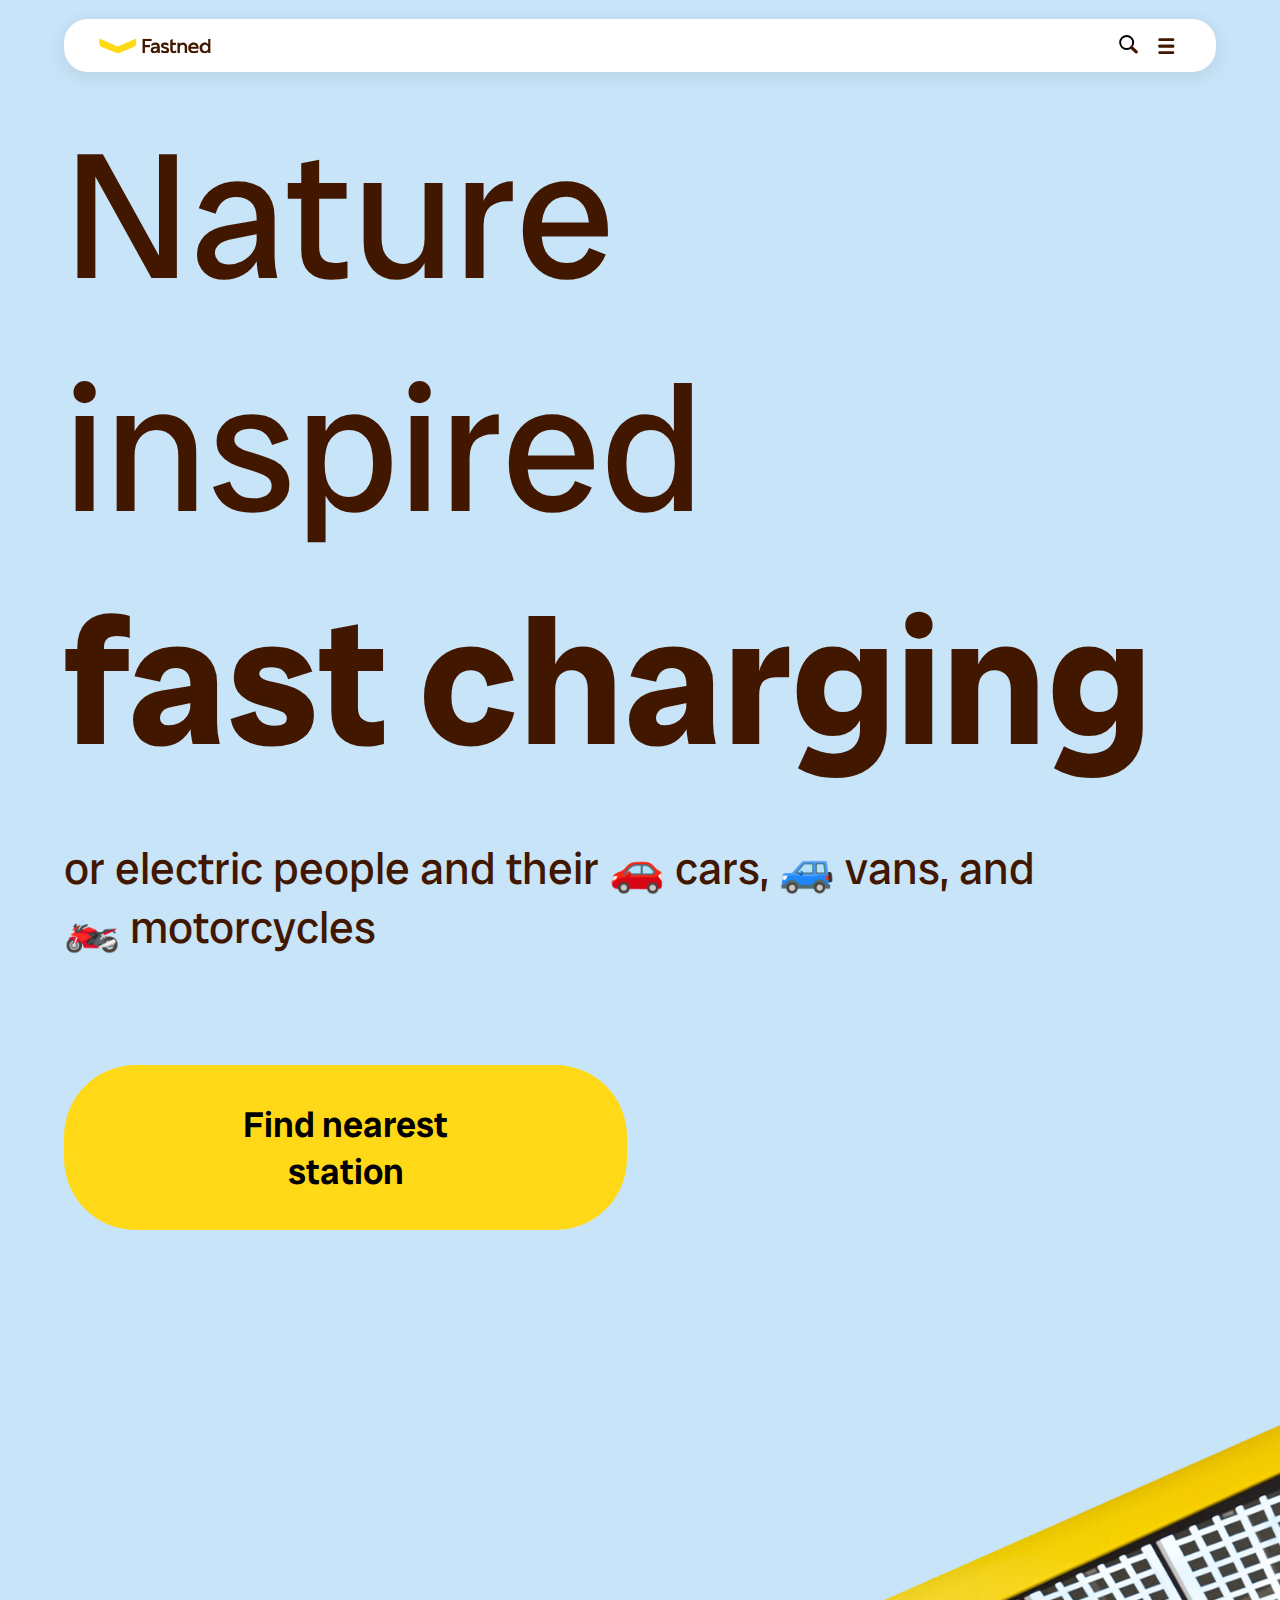
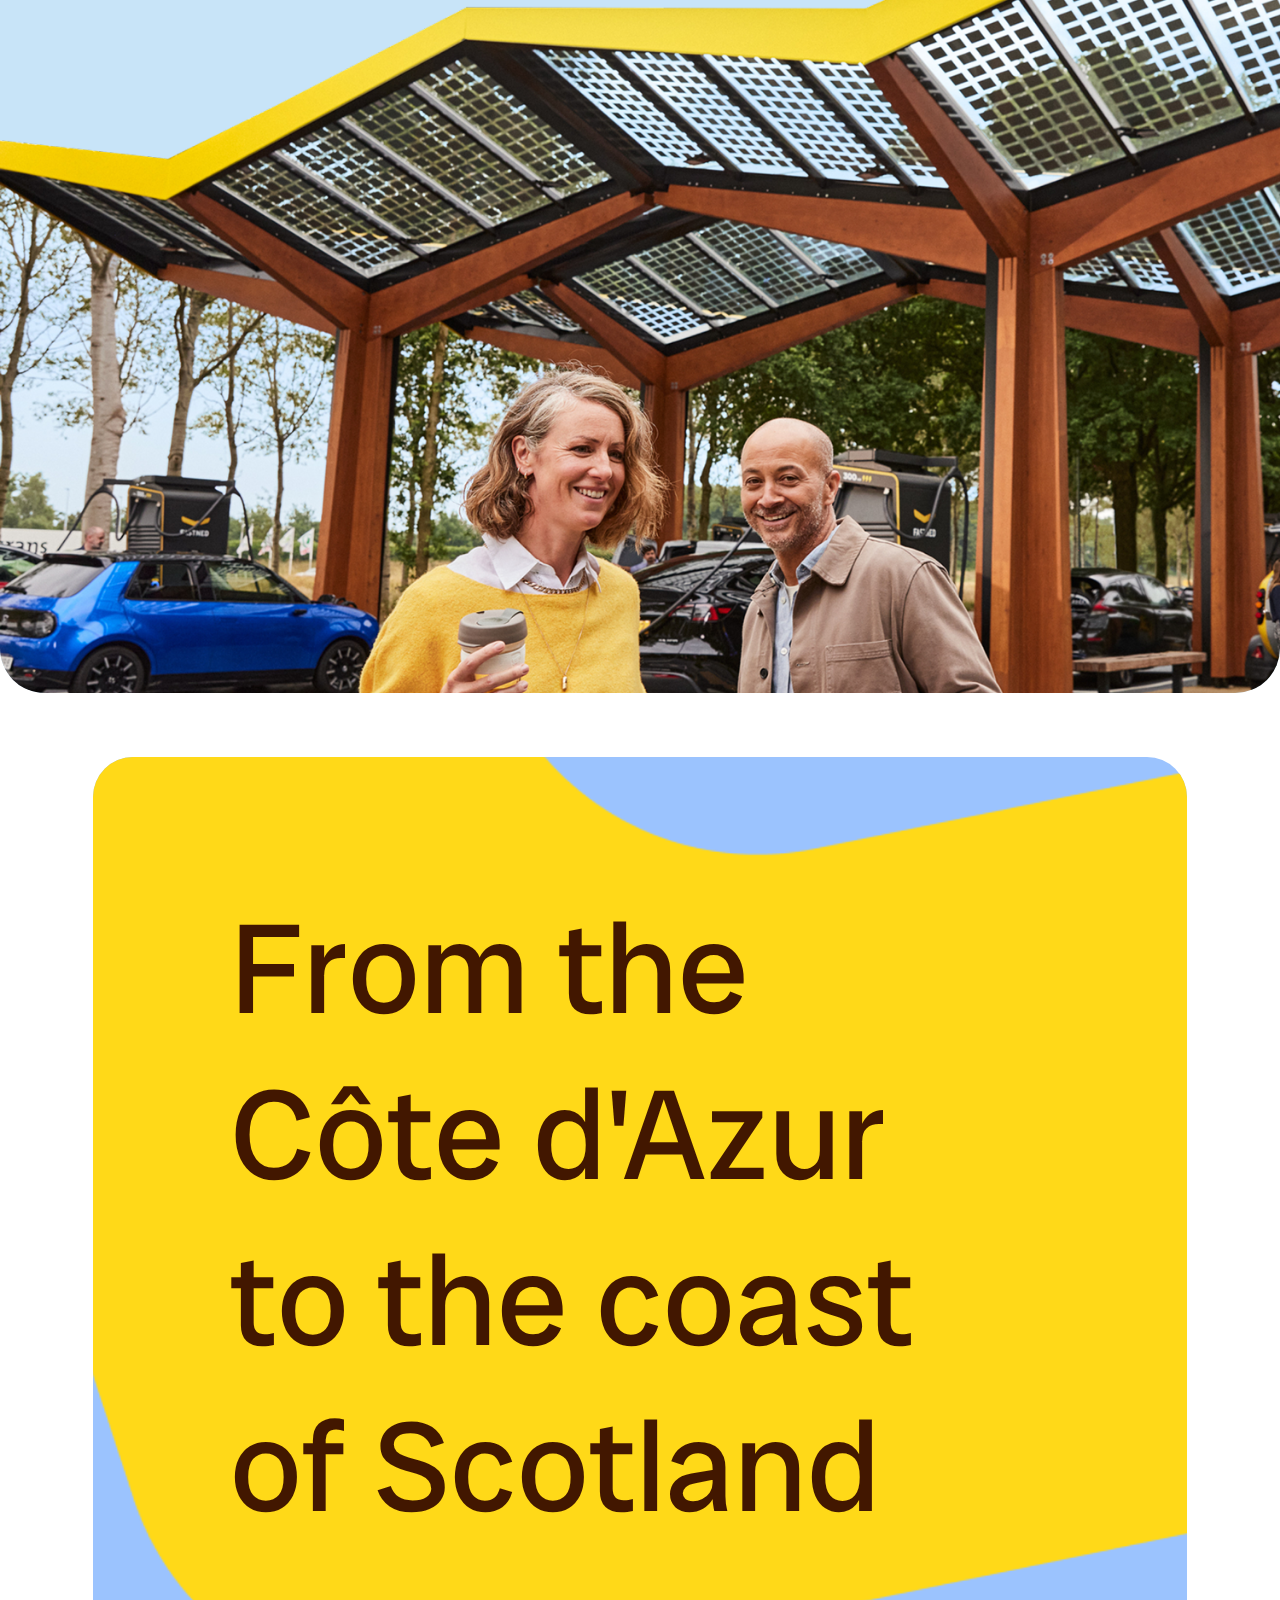
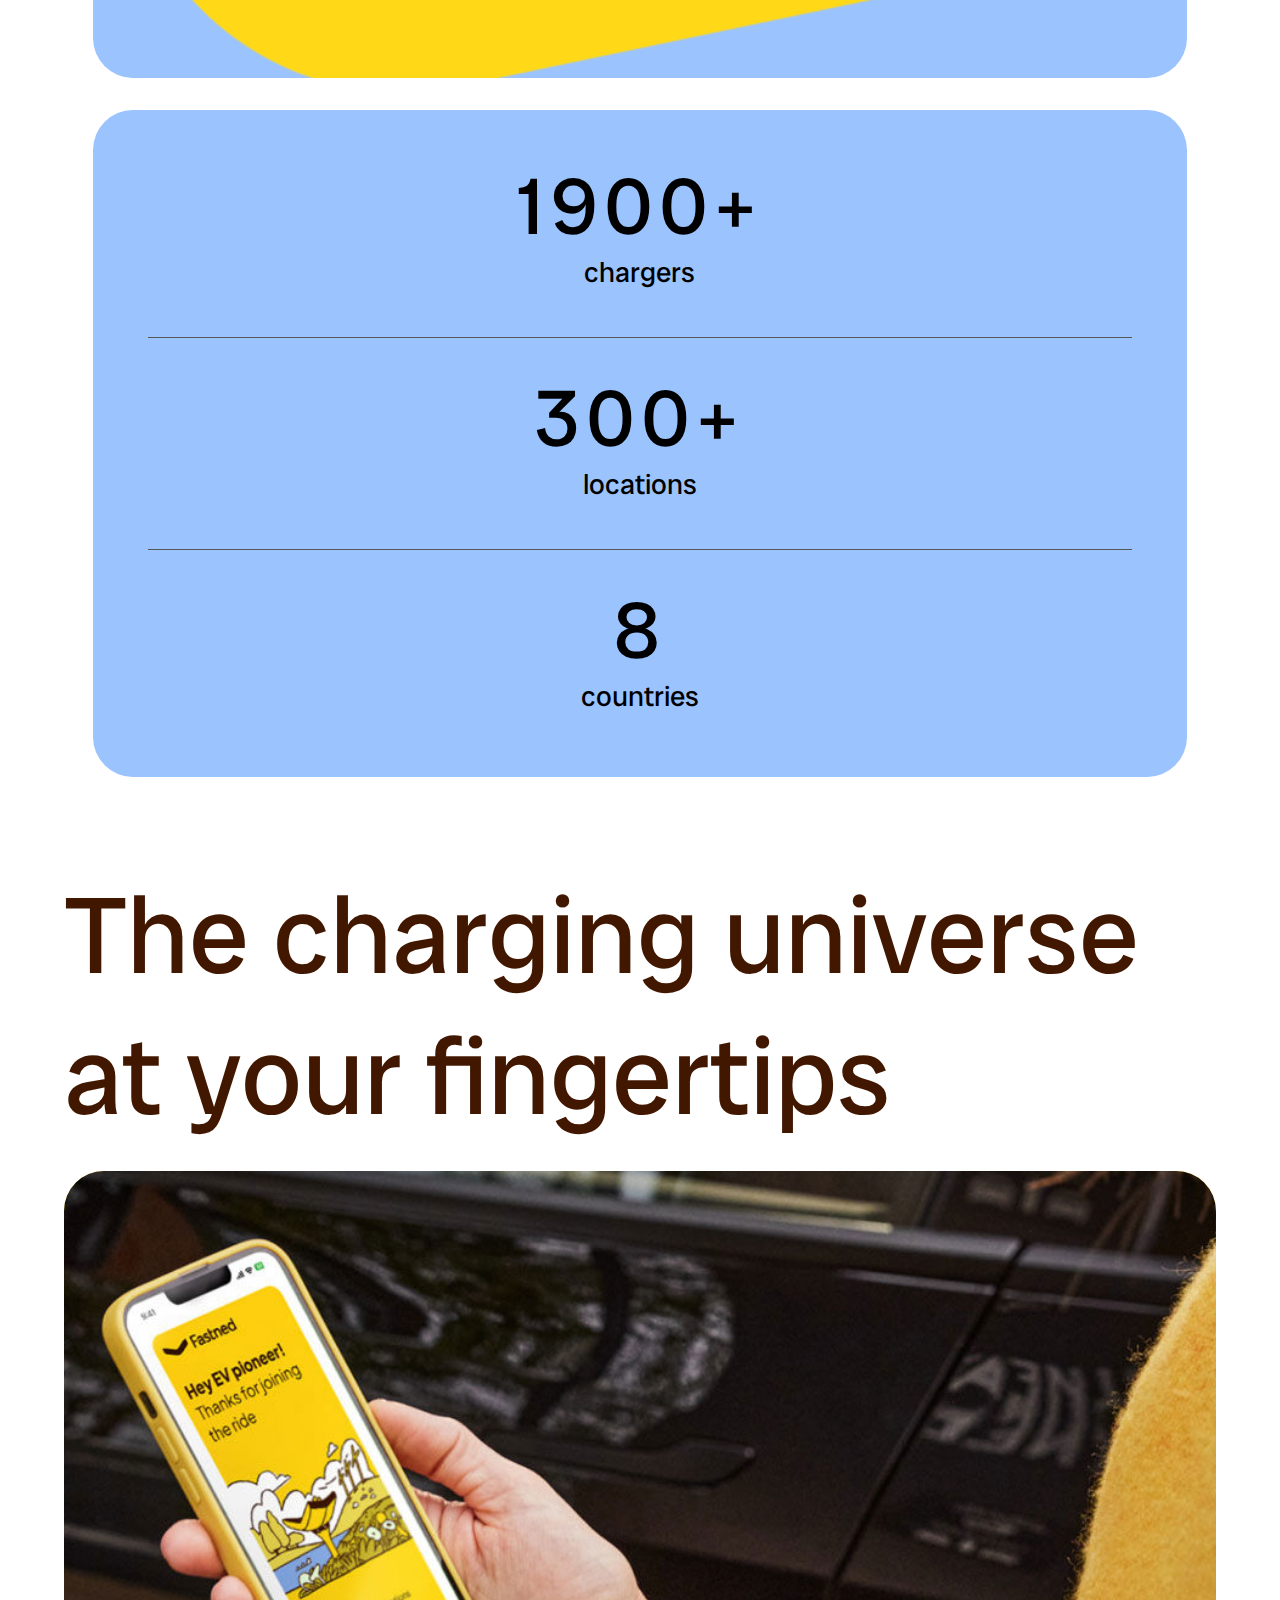
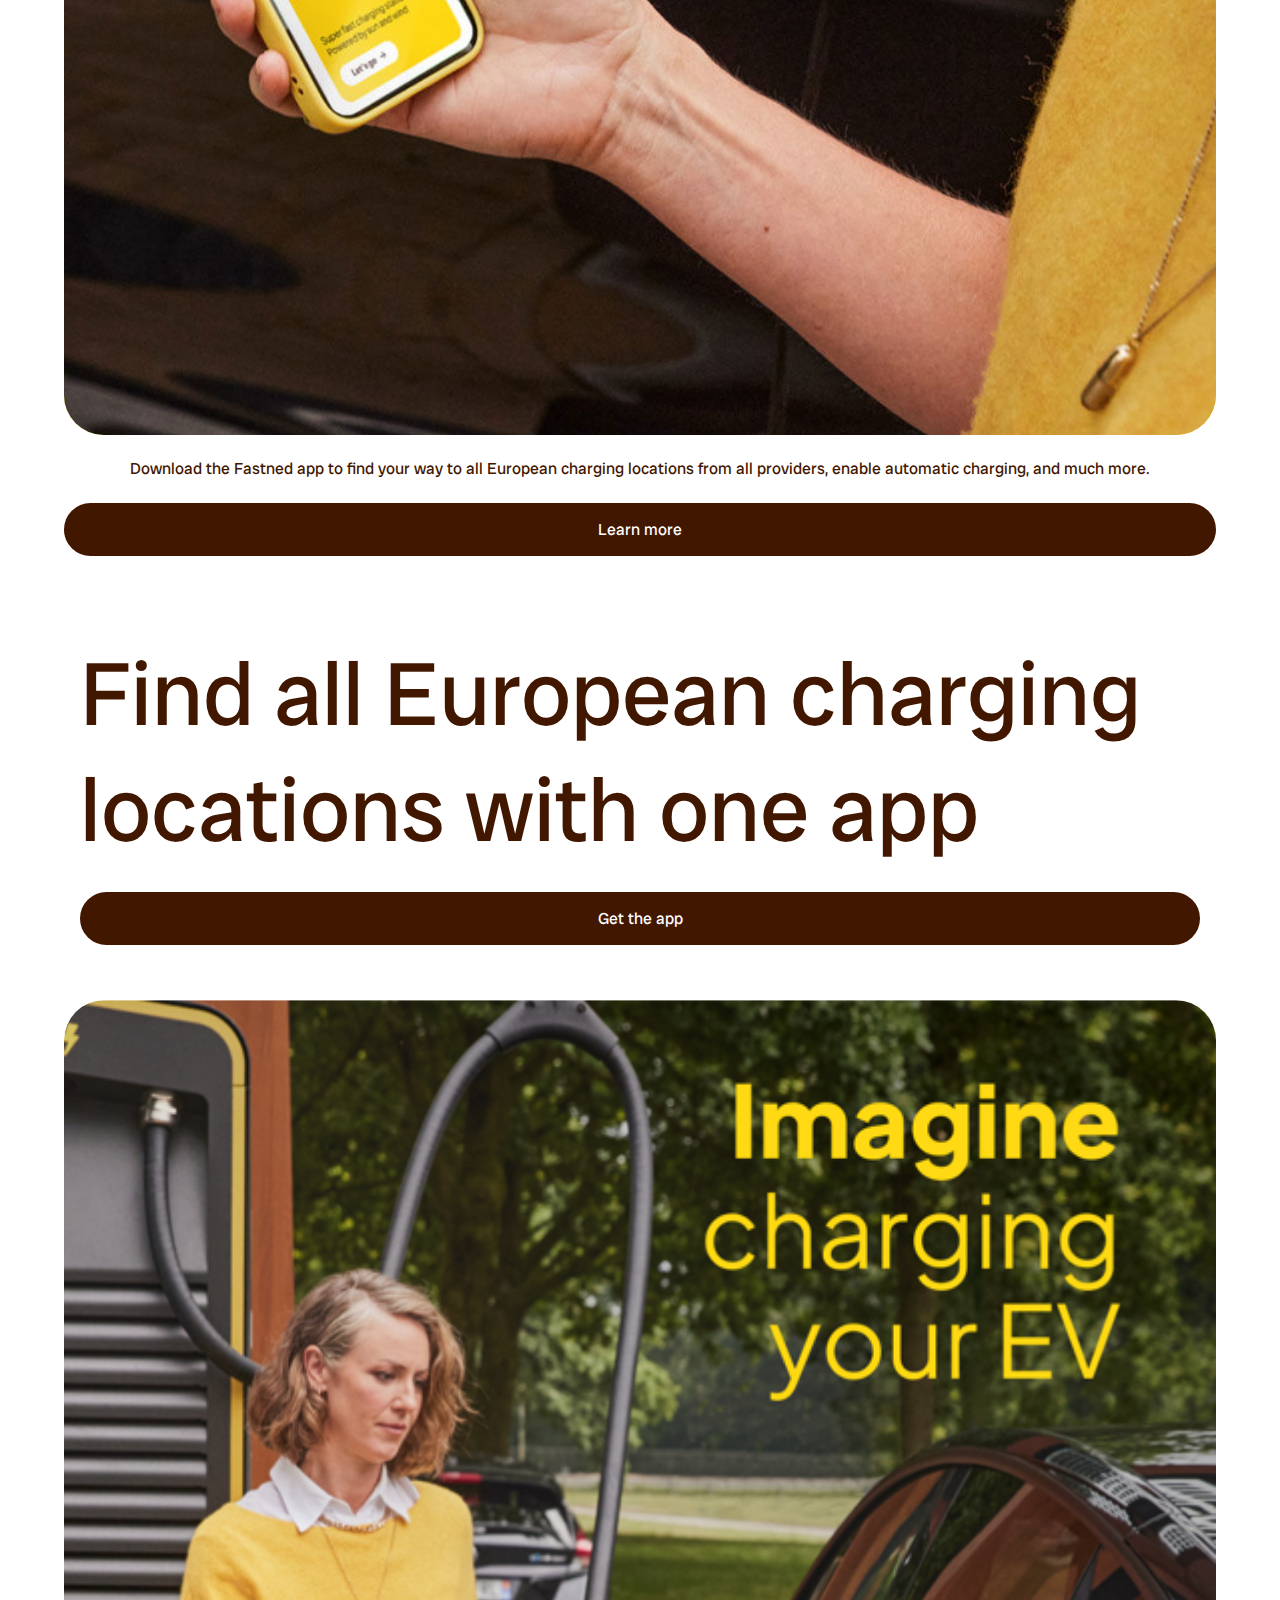
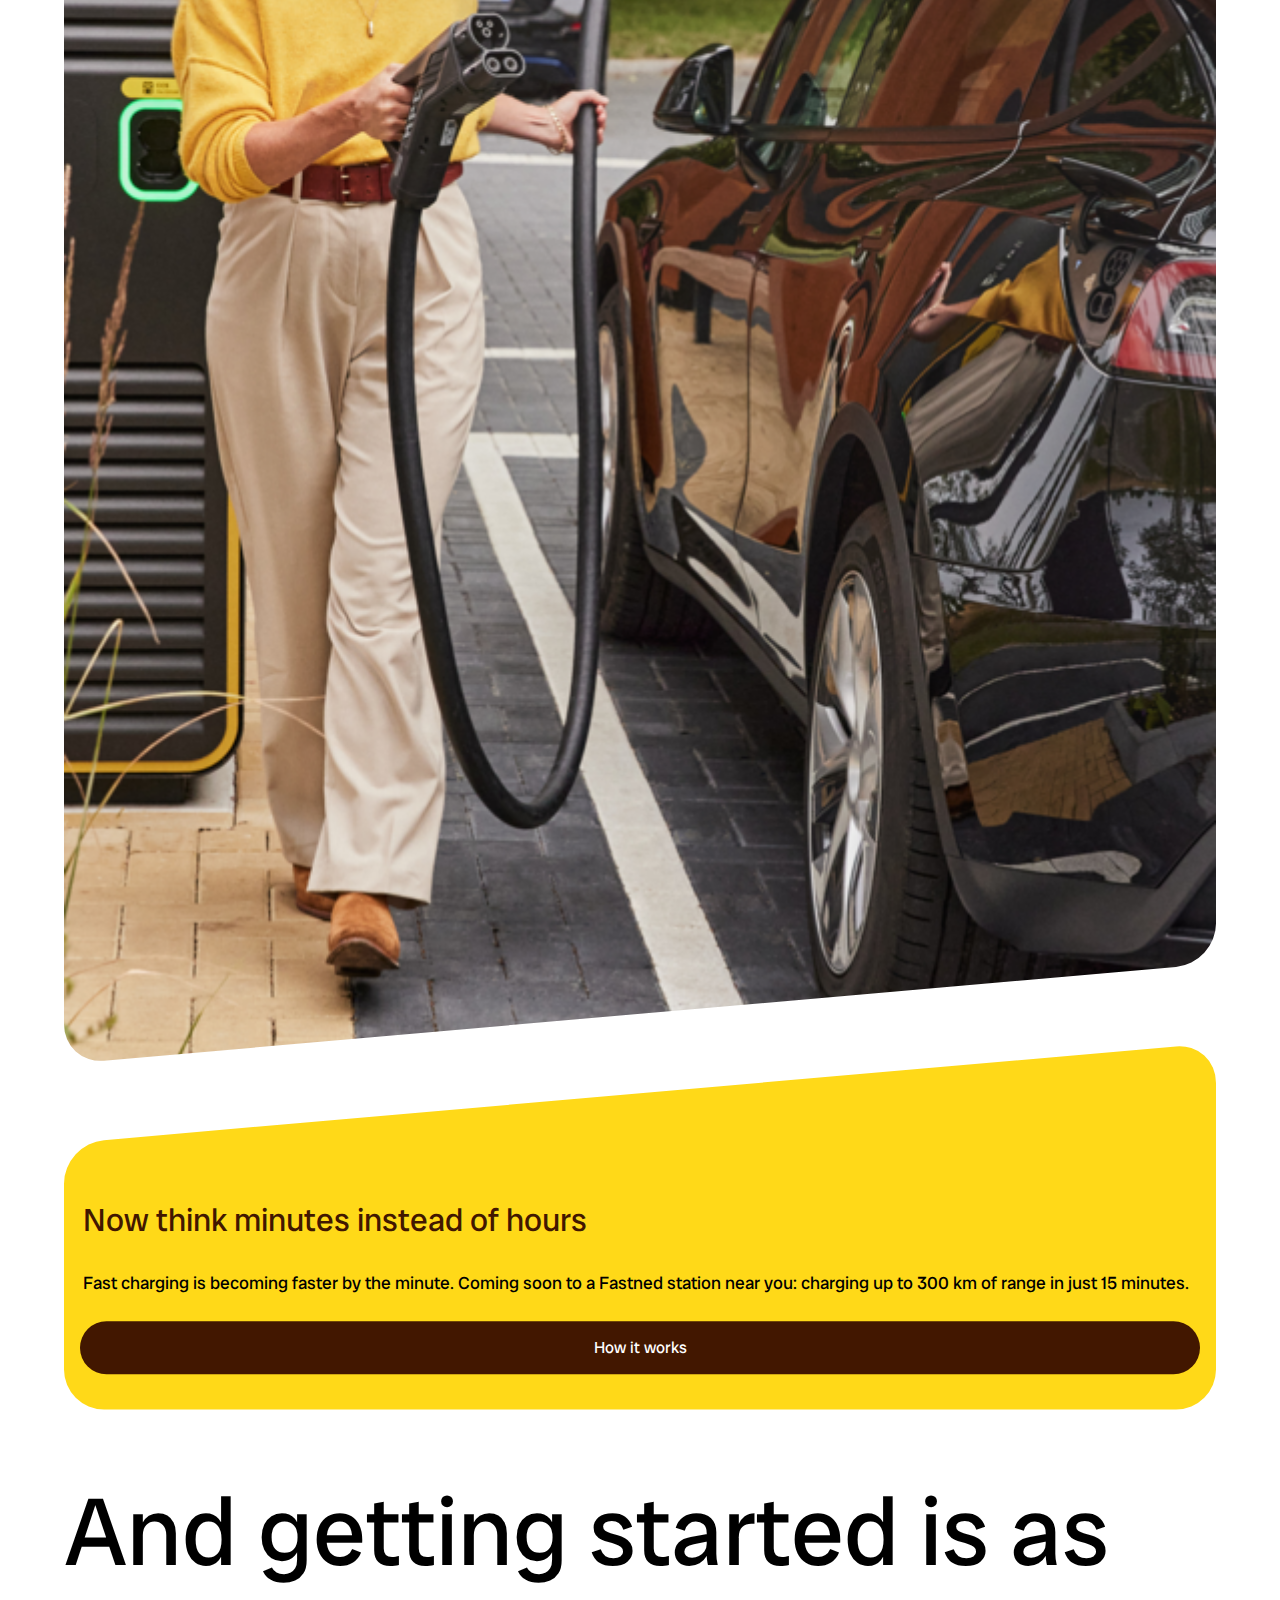
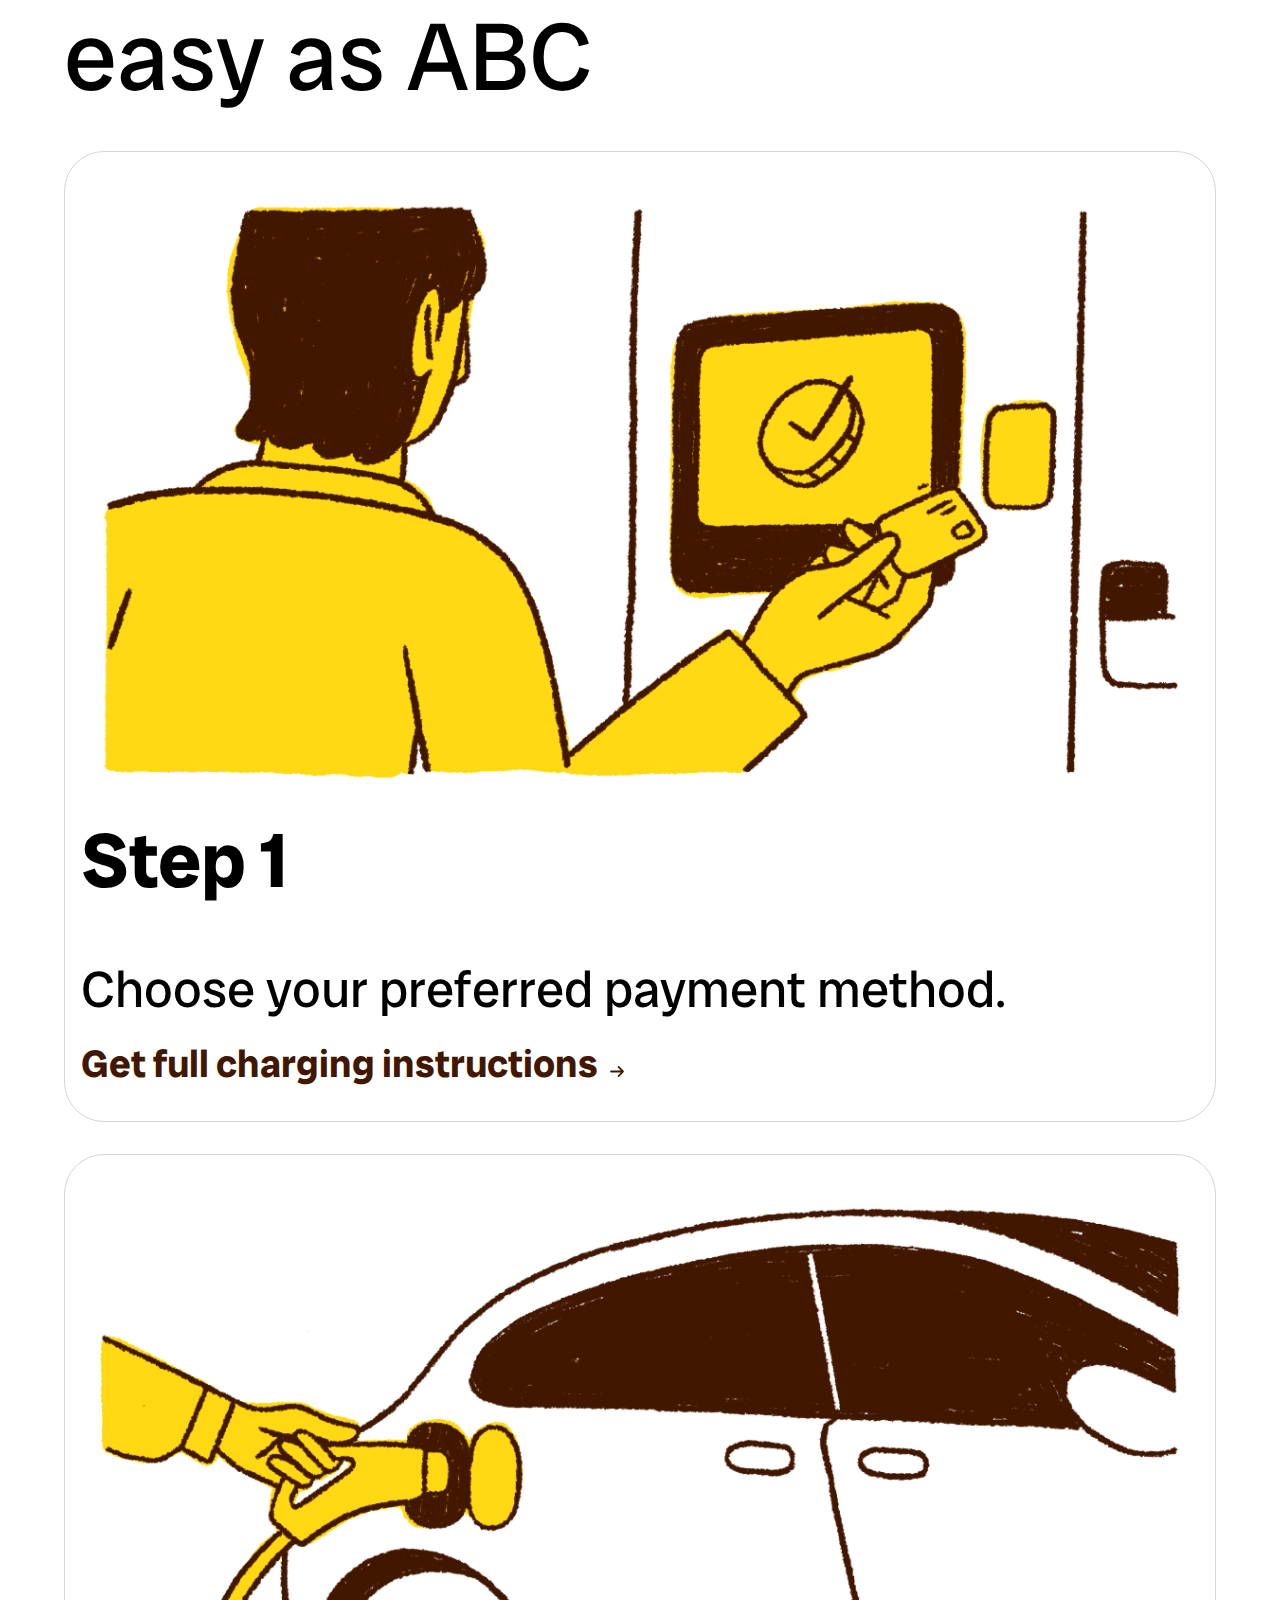
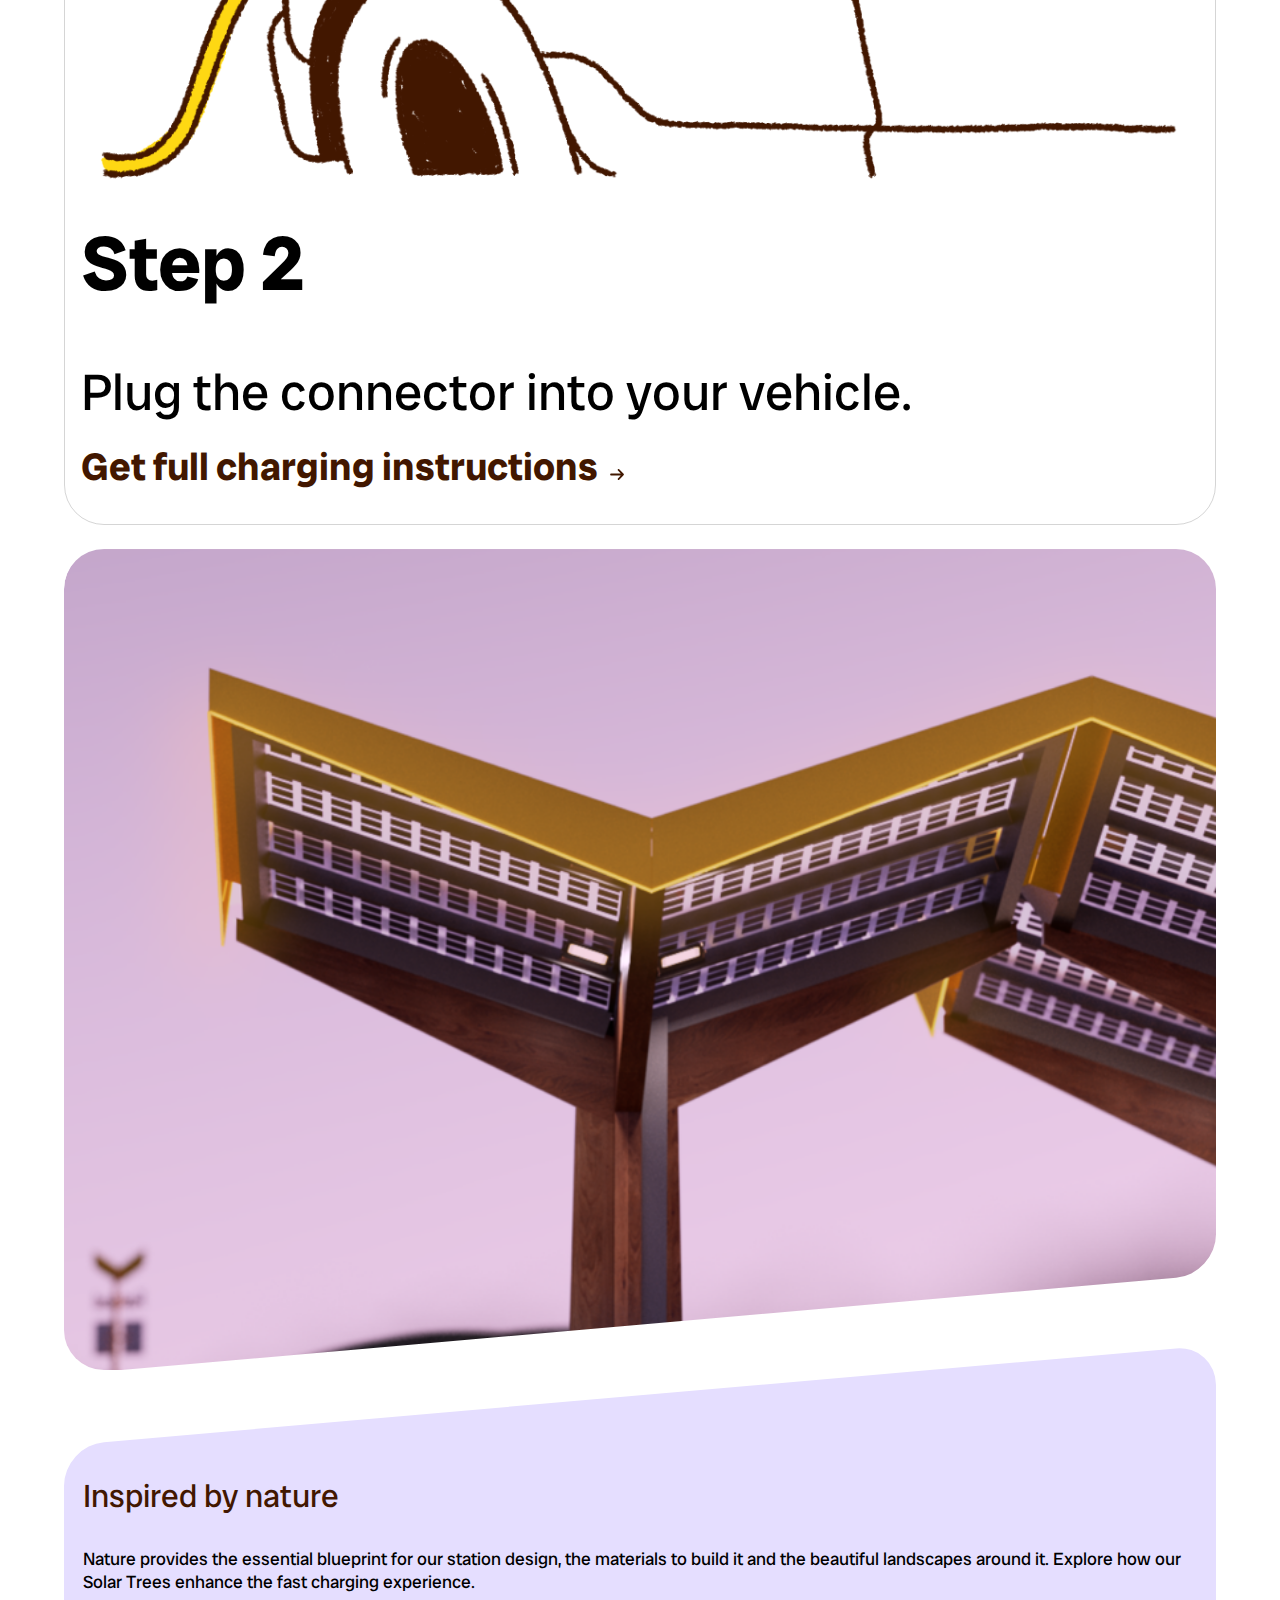
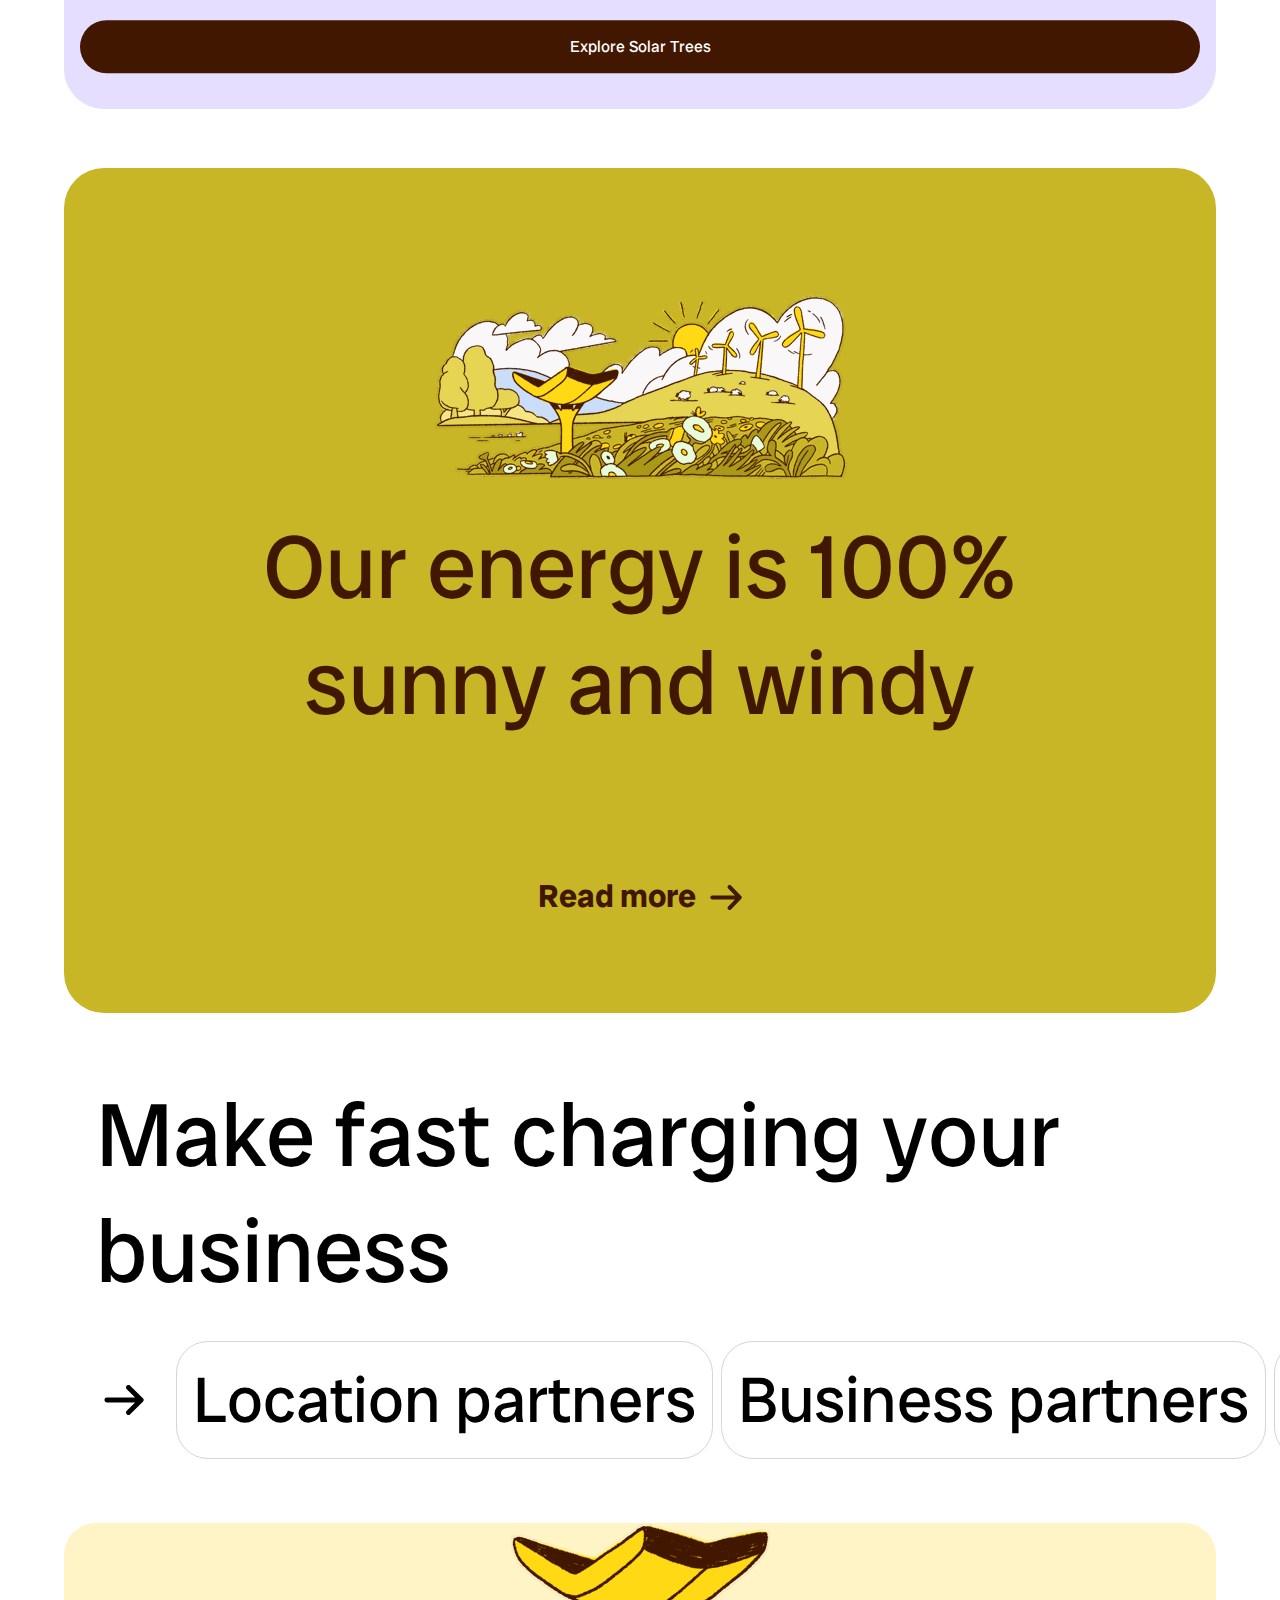
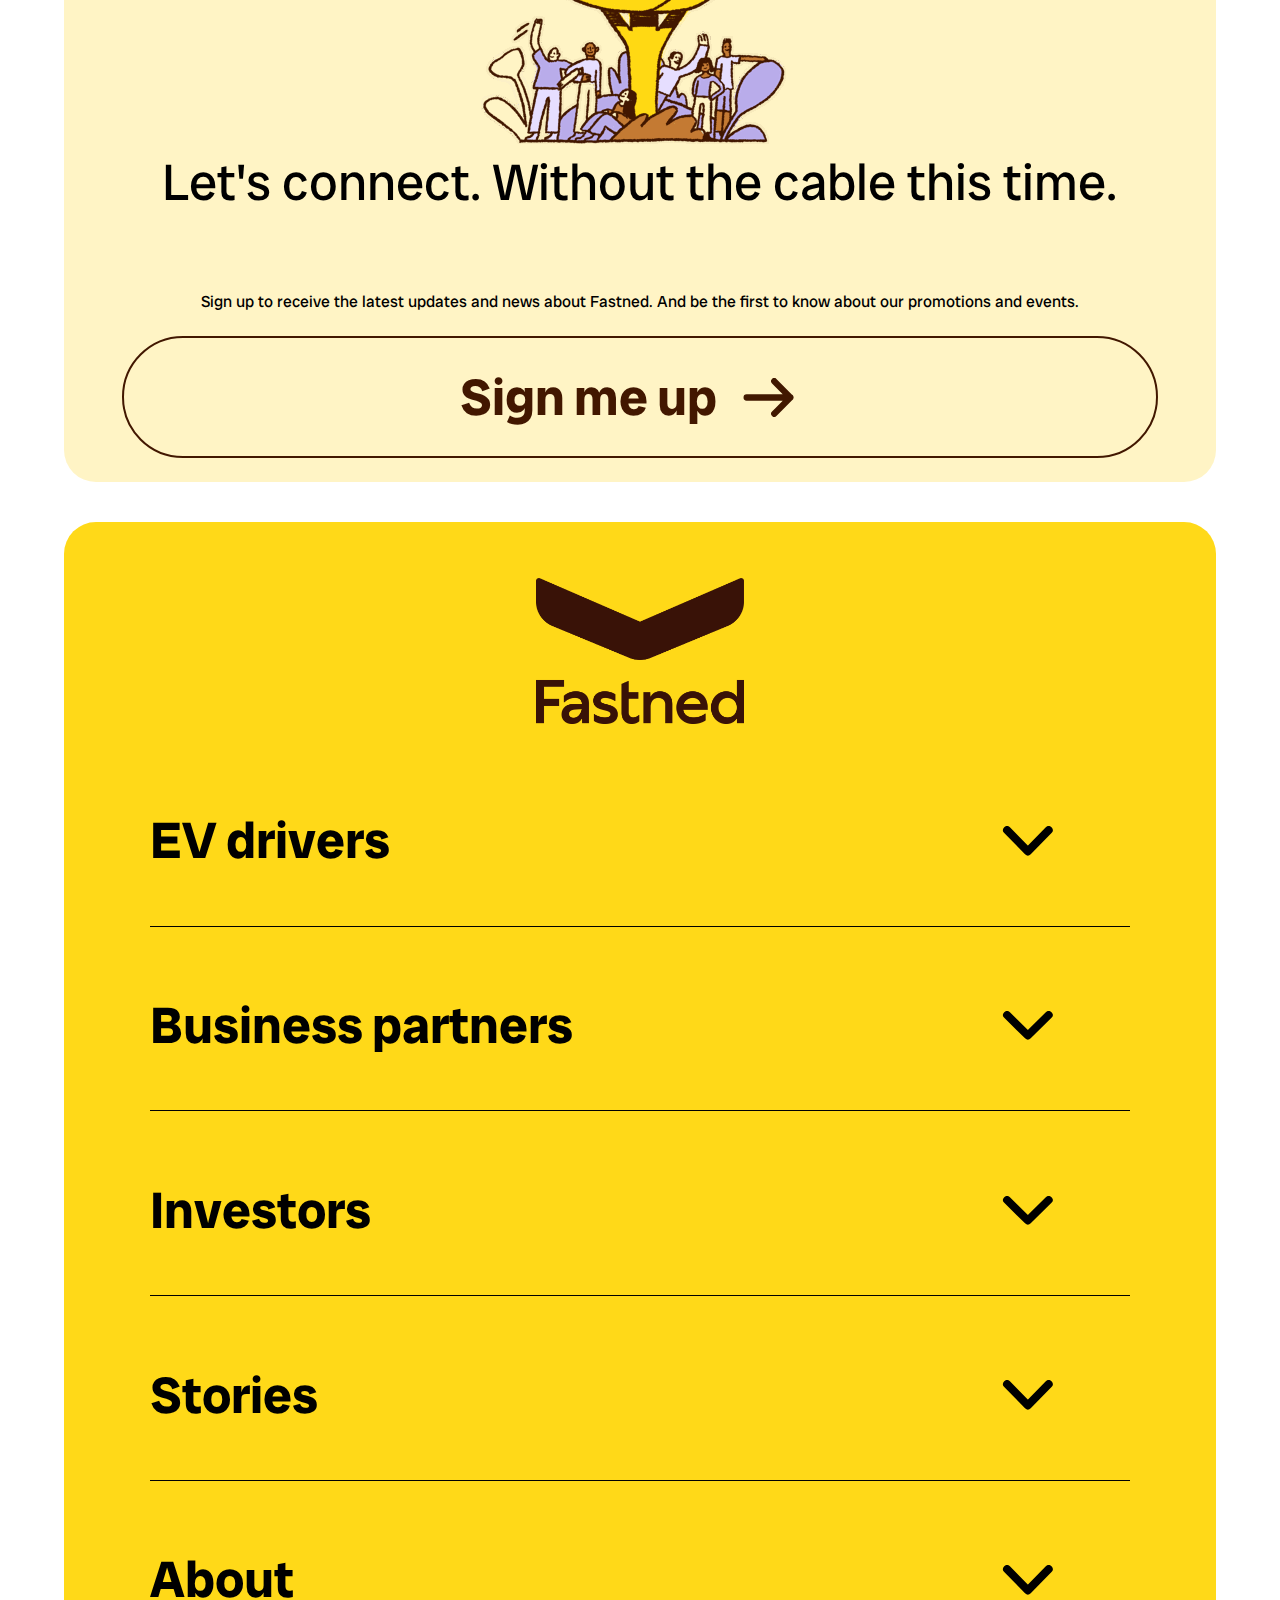
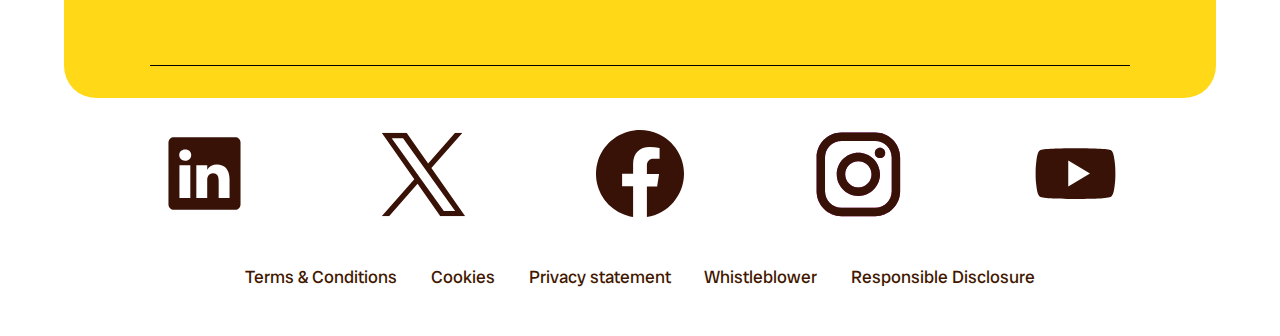
<file: index.html>
<!DOCTYPE html>
<html lang="en">
	
<head>
	<meta charset="UTF-8">
	<meta name="author" content="jouw naam">
	<meta name="viewport" content="width=device-width, initial-scale=1">
	
	<title>Fastned Remake</title>
	
	<link href="styles/style.css" rel="stylesheet">
</head>

<body>
	<header>
		<nav class="headerNav menuClosed">
			<div>
				<img src="images/Fastned_new_logo.png" alt="Fastned logo" class="fastnedLogo">
				<svg width="213" height="28" viewBox="0 0 213 28" fill="none" xmlns="http://www.w3.org/2000/svg">
					<g clip-path="url(#clip0_6844_24221)" fill="#421700">
					  <path d="M100.203 4.398V0h-17.79v27.443h4.983V16.48h9.62v-4.401h-9.62v-7.68h12.807Zm7.085 2.849c-4.912 0-7.454 2.812-7.478 2.84l-.038.044v4.115h.398c.019-.028 2.43-2.787 6.562-2.787 2.84 0 4.347 1.347 4.363 3.894-.547-.012-2.477-.056-5.413-.056-4.425 0-7.395 2.697-7.395 6.71 0 3.47 2.797 5.99 6.652 5.99 4.17 0 5.786-2.628 6.174-3.412l.177 2.855h4.384V15.207c0-5.058-3.057-7.96-8.386-7.96Zm-1.423 16.725c-1.789 0-2.815-.893-2.815-2.445 0-1.552 1.302-2.432 3.371-2.631 2.673-.258 4.145-.274 4.636-.258-.208.908-1.37 5.337-5.192 5.337v-.003Zm40.596-1.673s-1.591 1.486-3.527 1.486c-1.737 0-2.815-1.222-2.815-3.188V12.02h6.127V7.804h-6.127V.597l-4.58 2.134v18.053c0 4.382 2.539 7.216 6.466 7.216 3.001 0 4.679-1.649 4.751-1.717l.046-.047V22.3h-.341Zm13.176-15.052c-4.083 0-5.499 2.719-5.922 3.444l-.118-2.887h-4.384V27.44h4.58V16.88c0-2.989 1.777-5.418 4.76-5.418 2.616 0 4.455 1.502 4.455 4.118v11.863h4.58v-12.05c0-5.023-3.163-8.146-7.954-8.146h.003Zm29.891 10.24c0-6.221-3.778-10.24-9.623-10.24-5.844 0-10.178 4.557-10.178 10.377S174.117 28 180.166 28c5.115 0 8.278-2.236 8.309-2.258l.065-.047v-4.323h-.37c-.025.025-3.004 2.416-7.522 2.416-3.688 0-6.046-1.735-6.503-4.768h15.383v-1.533Zm-4.428-2.125h-10.713c.292-1.113 2.104-3.9 5.705-3.9 3.073 0 4.601 2.062 5.008 3.9ZM207.689 0v10.678a7.066 7.066 0 0 0-1.464-1.63c-.994-.82-2.712-1.8-5.251-1.8-5.397 0-9.622 4.556-9.622 10.376 0 5.82 4.225 10.376 9.622 10.376 2.539 0 4.257-.98 5.251-1.8.824-.679 1.293-1.354 1.476-1.656l.18 2.896h4.384V0h-4.579.003Zm-5.786 23.785c-3.352 0-5.785-2.59-5.785-6.161 0-3.571 2.433-6.162 5.785-6.162 3.353 0 5.786 2.59 5.786 6.162 0 3.57-2.433 6.161-5.786 6.161Zm-75.642-8.375c-2.007-.523-3.592-.934-3.592-2.06 0-1.253.948-1.888 2.815-1.888 2.993 0 5.718 1.664 6.072 1.925h.41v-4.19l-.065-.046c-1.225-.868-3.393-1.9-6.786-1.9-4.245 0-7.209 2.432-7.209 5.915 0 4.346 3.847 5.32 6.942 6.103 2.153.545 4.011 1.017 4.011 2.445 0 1.337-1.265 2.075-3.558 2.075-3.613 0-6.574-2.025-6.599-2.044h-.423v4.302l.072.046c1.118.713 3.486 1.91 6.767 1.91 5.366 0 8.324-2.168 8.324-6.102 0-4.62-3.98-5.655-7.178-6.489l-.003-.003Z"></path>
					</g>
					<path d="M35.294 14.745 2.056.28a.99.99 0 0 0-1.39.905v6.933a8.923 8.923 0 0 0 5.555 8.256L32.3 27.038a8.99 8.99 0 0 0 6.784 0l26.081-10.663a8.923 8.923 0 0 0 5.555-8.256V1.186a.99.99 0 0 0-1.39-.905L36.091 14.745c-.25.109-.54.109-.798 0Z" fill="#FFD913"></path>
					<defs>
					  <clipPath id="clip0_6844_24221">
						<path fill="#fff" transform="translate(82.412)" d="M0 0h129.855v28H0z"></path>
					  </clipPath>
					</defs>
				</svg>
				<div>
					<button>
						<svg width="48" height="49" viewBox="0 0 48 49" fill="none" xmlns="http://www.w3.org/2000/svg">
							<circle cx="19.6336" cy="20.3793" r="16.9977" stroke="none" stroke-width="4.99083" fill="none"/>
							<path d="M31.2284 35.1408C30.3478 34.3194 30.3237 32.9315 31.1752 32.08C31.986 31.2693 33.2932 31.2466 34.1316 32.0287L46.1311 43.2226C47.0117 44.044 47.0358 45.4319 46.1843 46.2834C45.3736 47.0941 44.0663 47.1168 43.2279 46.3347L31.2284 35.1408Z" fill="white"/>
							</svg>
					</button>
					<button>
						<svg width="63" height="63" viewBox="0 0 63 63" fill="none" xmlns="http://www.w3.org/2000/svg">
							<path d="M58.25 4.75L4.75 58.25" stroke="black" stroke-width="8.91667" stroke-linecap="round" stroke-linejoin="round"/>
							<path d="M4.75 4.75L58.25 58.25" stroke="black" stroke-width="8.91667" stroke-linecap="round" stroke-linejoin="round"/>
							</svg>
					</button>
					<button>
						<svg width="22" height="21" viewBox="0 0 22 21" fill="none" xmlns="http://www.w3.org/2000/svg" class="hamburgerIcon">
							<rect width="21.6023" height="2.93333" rx="1.46667" fill="black"/>
							<rect y="9.80005" width="21.6023" height="2.93333" rx="1.46667" fill="black"/>
							<rect y="9.80005" width="21.6023" height="2.93333" rx="1.46667" fill="black"/>
							<rect y="19.6" width="21.6023" height="2.93333" rx="1.46667" fill="black"/>
							</svg>
					</button>
				</div>
			</div>
			<div>
				<a href="">For drivers</a>
				<span aria-hidden="true"></span>
				<a href="">For business</a>
			</div>
			<ul>
				<li>
					<a href="">Locations</a>
				</li>
				<li>
					<a href="">Charging</a>
					<img src="images/svg/staartloos-pijltje-icon-fastned.svg" alt="staartloos-pijltje">
				</li>
				<li>
					<a href="">About</a>
					<img src="images/svg/staartloos-pijltje-icon-fastned.svg" alt="staartloos-pijltje">
				</li>
				<li>
					<a href="">Stories</a>
					<img src="images/svg/staartloos-pijltje-icon-fastned.svg" alt="staartloos-pijltje">
				</li>
			</ul>
			<a href="">Support</a>
			<a href="">Go to portal</a>
			<div>
				<button>English</button>
				<img src="images/svg/staartloos-pijltje-icon-fastned.svg" alt="staartloos-pijltje">
			</div>				
		</nav>
	</header>
	<main>
		<section class="heroSection">
			<div>
				<h1>Nature inspired<br>
				<em>fast charging</em></h1>
				<p>or electric people and their 🚗 cars, 🚙 vans, and 🏍️ motorcycles</p>
				<button>Find nearest <br>station</button>
			</div>
			<div>
				<img src="images/drivers-hp-hero-shorter_web.png" alt="Fastned charging station image">
			</div>
		</section>
		<section class="statsSection">
			<div>
				<img src="images/swoosh-stats-section.png" alt="moving background image">
				<h2>From the<br><strong>Côte d'Azur</strong><br>to the coast<br>of <strong>Scotland</strong></h2>
			</div>
			<div class="statsConatainer">
				<ul>
					<li><p class="Stat-A">1900+<br><em>chargers</em></p></li>
					<li><p class="Stat-A">300+<br><em>locations</em></p></li>
					<li><p class="Stat-A">8<br><em>countries</em></p></li>
				</ul>
			</div>
		</section>
		<section class="appInfoSection">
			<div>
				<h2><strong>The charging universe</strong> at your fingertips</h2>
				<div class="backgroundBox">
					<div class="yellowBox"></div>
					<div class="imageContainer">
						<img src="images/drivers-hp-text-image-cta_web.jpg" alt="Person using the app on phone">
					</div>
				</div>
				<p>Download the Fastned app to find your way to all European charging locations from all providers, enable automatic charging, and much more.</p>
				<a href="" class="bordauxButton">Learn more</a>
			</div>
			<div class="getAppBox">
				<h3>Find <strong>all European charging locations</strong> with one app</h3>
				<a href="" class="bordauxButton">Get the app</a>
			</div>
		</section>
		<section class="howItWorksSection">
			<h2>How it works</h2>
			<div class="howItWorksSection-A">
				<div class="image-holder-container">
					<div class="image-holder">
						<img src="images/en-imagine-2.png" alt="Woman charging her vehicle">
					</div>
				</div>
				
				<div class="howItWorks-B-container">
					<div class="howItWorks-B">
						<div class="fill"><p></p></div>
						<h3><strong>Now think minutes</strong> instead of hours</h3>
						<p>Fast charging is becoming faster by the minute. Coming soon to a Fastned station near you: charging up to 300 km of range in just 15 minutes.</p>
						<a href="" class="bordauxButton">How it works</a>
					</div>
				</div>
			</div>
			<div class="howItWorksSection-B">
				<h2>And getting started is <strong>as easy as ABC</strong></h2>
				<div class="steps">
					<img src="images/charging-step-1-related-items.png" alt="Illustrations of a person paying by creditcard at a payment terminal">
					<h3>Step 1</h3>
					<p>Choose your preferred payment method.</p>
					<div>
						<a href="">Get full charging instructions</a>
						<img src="images/svg/pijltje-icon-fastned.svg" alt="pijltje">
					</div>
				</div>
				<div class="steps">
					<img src="images/charging-step-2-related-items.png" alt="Illustrations of a person charging their vehicle">
					<h3>Step 2</h3>
					<p>Plug the connector into your vehicle.</p>
					<div>
						<a href="">Get full charging instructions</a>
						<img src="images/svg/pijltje-icon-fastned.svg" alt="pijltje">
					</div>
				</div>
			</div>
		</section>
		<section class="solarTreesSection">
			<div>
				<div class="image-holder-container">
					<div class="image-holder">
						<img src="images/drivers-hp-get-the-app-solar-trees-2.png" alt="A visual of the Fastned Solar Trees">
					</div>
				</div>
				<div class="solarTrees-container">
					<div class="solarTrees">
						<h3>Inspired by <strong>nature</strong> </h3>
						<p>Nature provides the essential blueprint for our station design, the materials to build it and the beautiful landscapes around it. Explore how our Solar Trees enhance the fast charging experience.</p>
						<a href="" class="bordauxButton">Explore Solar Trees</a>
					</div>
				</div>
			</div>
		</section>
		<section class="energyFriendly">
			<img src="images/green-energy-quote-illustration.png" alt="Illustration of a wavy landscape with in the front a fastned charging tree and in the background windmills">
			<h2>Our energy is <strong> 100% <br>sunny and windy</strong></h2>
			<div>
				<a href="aboutOurEnergy.html" class="energyFriendlyButton">Read more</a>
				<img src="images/svg/pijltje-icon-fastned.svg" alt="pijltje">
			</div>
		</section>
		<Section class="businessSection">
			<h2>Make fast charging your business</h2>
			<div>
				<img src="images/svg/pijltje-icon-fastned.svg" alt="pijltje">
				<ul>
					<li><a href="">Location partners</a></li>
					<li><a href="">Business partners</a></li>
					<li><a href="">Investors</a></li>
				</ul>
			</div>
		</Section>
		<section class="newsLetterSection">
			<div>
				<img src="images/newsletter-illustration.png" alt="Illustration of a group of cheering people at a fastned charging station">
			</div>
			<div>
				<h4>Let's connect. Without the cable this time.</h4>
				<p>Sign up to receive the latest updates and news about Fastned. And be the first to know about our promotions and events.</p>
				<button class="signUpButton">
					Sign me up
					<img src="images/svg/pijltje-icon-fastned.svg" alt="pijltje">
				</button>
			</div>
		</section>
		<!-- Pop-up -->
		<div class="popup-overlay hidden">
			<div class="popup">
				<h2>Sign Up for Our Newsletter</h2>
				<form id="signupForm">
					<div>
						<label for="name">Name</label>
						<input type="text" id="name" name="name" placeholder="Paul">
						<p class="error-message hidden" >Please enter a valid name</p>
					</div>
					<div>
						<label for="email">Email</label>
						<input type="email" id="email" name="email" placeholder="paul@fastned.nl">
						<p class="error-message2 hidden" >Please enter a valid email address</p>
					</div>
					<div class="promoContainer">
						<div class="checkbox-container">
							<input type="checkbox" class="checkbox">
							<span class="checkmark"></span>
							<div class="checkbox-fill"></div>
							<svg
								width="19"
								height="16"
								viewBox="0 0 19 16"
								fill="none"
								xmlns="http://www.w3.org/2000/svg"
								class="tick-mark"
							>
								<path d="M2 8.5L6.5 13L17.5 2" stroke="white" stroke-width="4" />
							</svg>
						</div>
						<label class="checkbox-label">Send me promotions and offers as well</label>
					</div>
					<button type="submit">Send</button>
				</form>
				
				<p class="success-message hidden">You are now signed up for our newsletter!</p>
			</div>
		</div>
	</main>
	
	<footer>
		<nav class="footerMenu">
			<img src="images/800_3.mainfastnedlogobrown.png" alt="Fastned Logo Large">
			<ul class="EV drivers">
				<li class="subMenu">EV drivers
					<img src="images/svg/staartloos-pijltje-icon-fastned.svg" alt="staartloos-pijltje">					
					<ul>
						<li><a href="">Where to fast charge</a></li>
						<li><a href="">How to fast charge</a></li>
						<li><a href="">Prices</a></li>
						<li><a href="">Fastned App</a></li>
						<li><a href="">Autocharge</a></li>
					</ul>					
				</li>
				<li>Business partners
					<img src="images/svg/staartloos-pijltje-icon-fastned.svg" alt="staartloos-pijltje">
					<ul>
						<li><a href="">Location partners</a></li>
						<li><a href="">Fleets</a></li>
						<li><a href="">Advertising</a></li>
						<li><a href="">Charge card providers</a></li>
						<li><a href="">Contact</a></li>
					</ul>
				</li>
				<li>Investors
					<img src="images/svg/staartloos-pijltje-icon-fastned.svg" alt="staartloos-pijltje">
					<ul>
						<li><a href="">Institutional</a></li>
						<li><a href="">My Bonds</a></li>
						<li><a href="">Financial reports</a></li>
						<li><a href="">Corporate Governance</a></li>
					</ul>
				</li>
				<li>Stories
					<img src="images/svg/staartloos-pijltje-icon-fastned.svg" alt="staartloos-pijltje">
					<ul>
						<li><a href="">Why drive electric</a></li>
						<li><a href="">Fast and slow charging</a></li>
						<li><a href="">About fast charging</a></li>
					</ul>
				</li>
				<li>About
					<img src="images/svg/staartloos-pijltje-icon-fastned.svg" alt="staartloos-pijltje">
					<ul>
						<li><a href="">About Fastned</a></li>
						<li><a href="">Mission & goals</a></li>
						<li><a href="">Sustainability</a></li>
						<li><a href="">Careers</a></li>
						<li><a href="">Newsroom</a></li>
					</ul>
				</li>
			</ul>
		</nav>
		<div class="socials">
			<img src="images/svg/socials/linkedin-icon.svg" alt="LinkedIn">
			<img src="images/svg/socials/x-icon.svg" alt="X (formerly known as Twitter)">
			<img src="images/svg/socials/facebook-icon.svg" alt="Facebook">
			<img src="images/svg/socials/instagram-icon.svg" alt="Instagram">
			<img src="images/svg/socials/youtube-icon.svg" alt="YouTube">
		</div>
		<div class="legalLinks">
			<a href="">Terms & Conditions</a>
			<a href="">Cookies</a>
			<a href="">Privacy statement</a>
			<a href="">Whistleblower</a>
			<a href="">Responsible Disclosure</a>
		</div>
	</footer>
	<script
      src="https://cdnjs.cloudflare.com/ajax/libs/gsap/3.8.0/gsap.min.js"
      integrity="sha512-eP6ippJojIKXKO8EPLtsUMS+/sAGHGo1UN/38swqZa1ypfcD4I0V/ac5G3VzaHfDaklFmQLEs51lhkkVaqg60Q=="
      crossorigin="anonymous"
      referrerpolicy="no-referrer"
    ></script>
	<script defer src="scripts/script.js"></script>
</body>
	
</html>
</file>
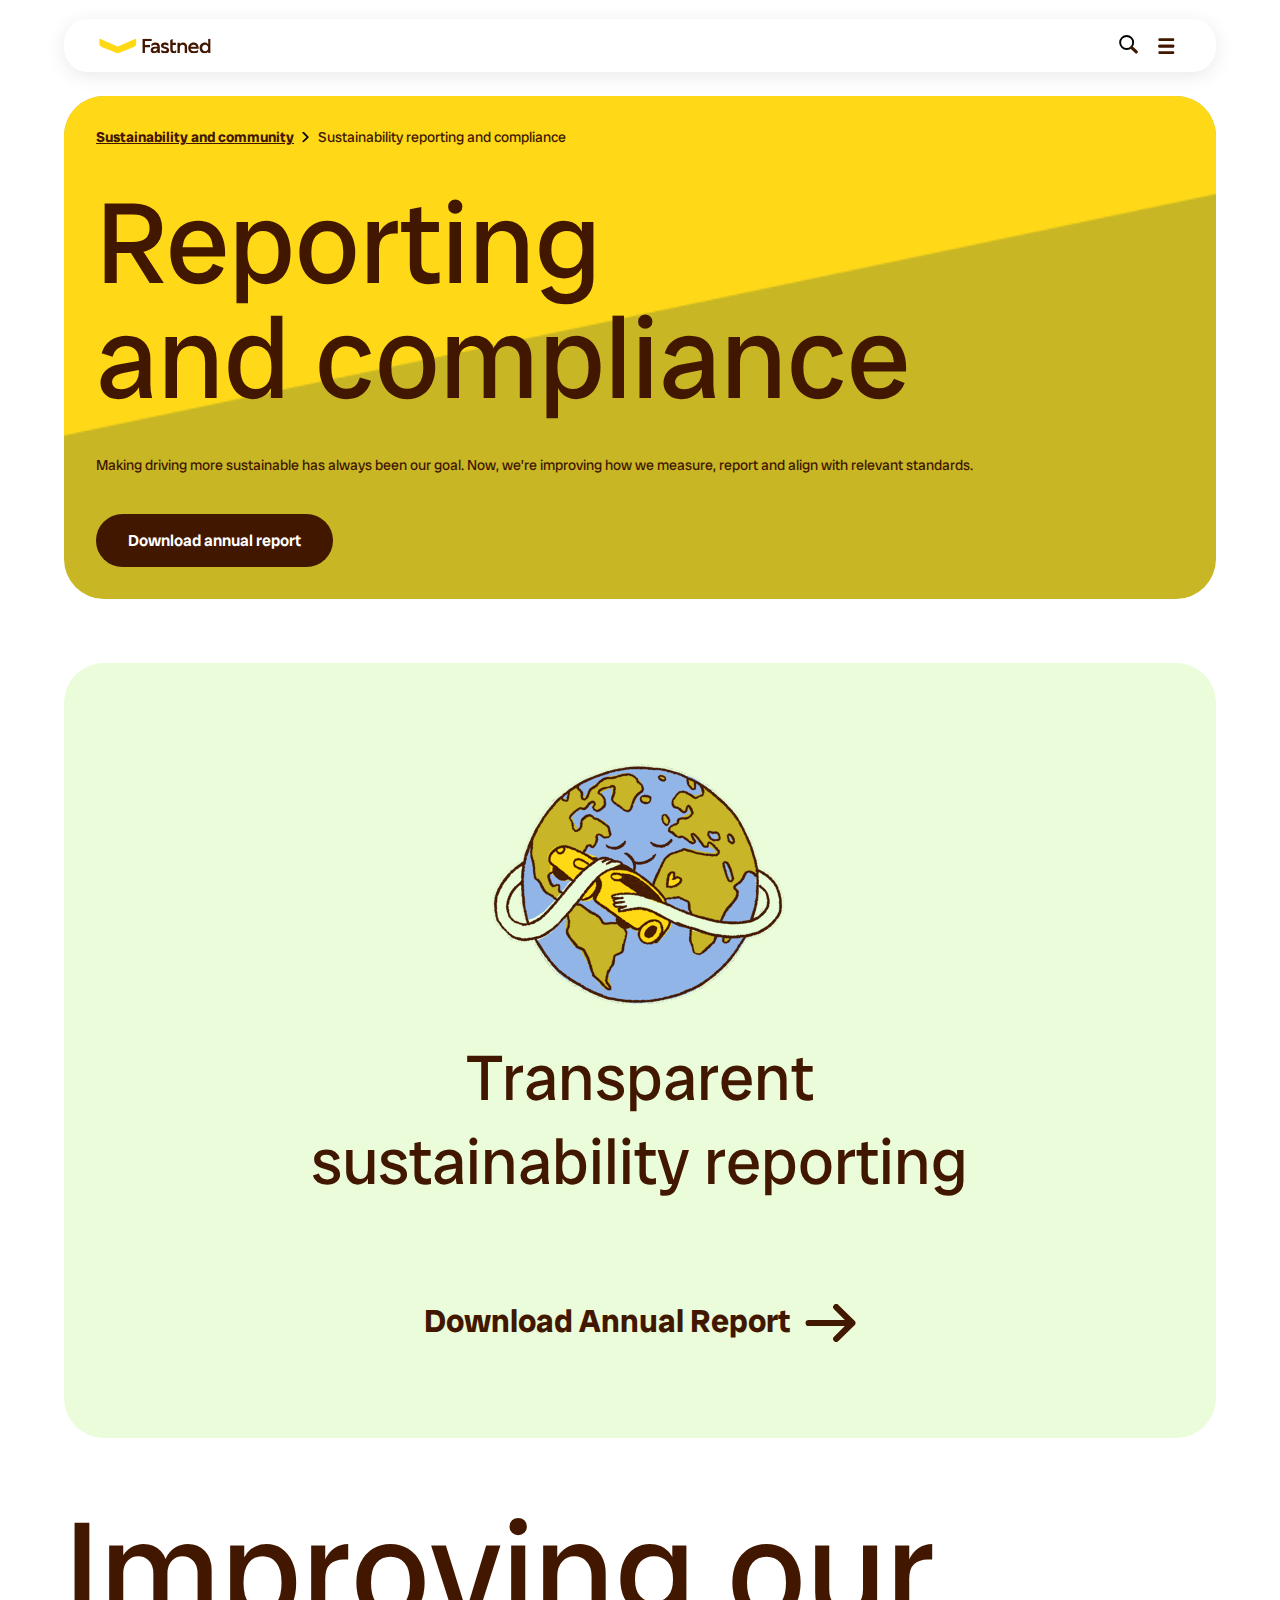
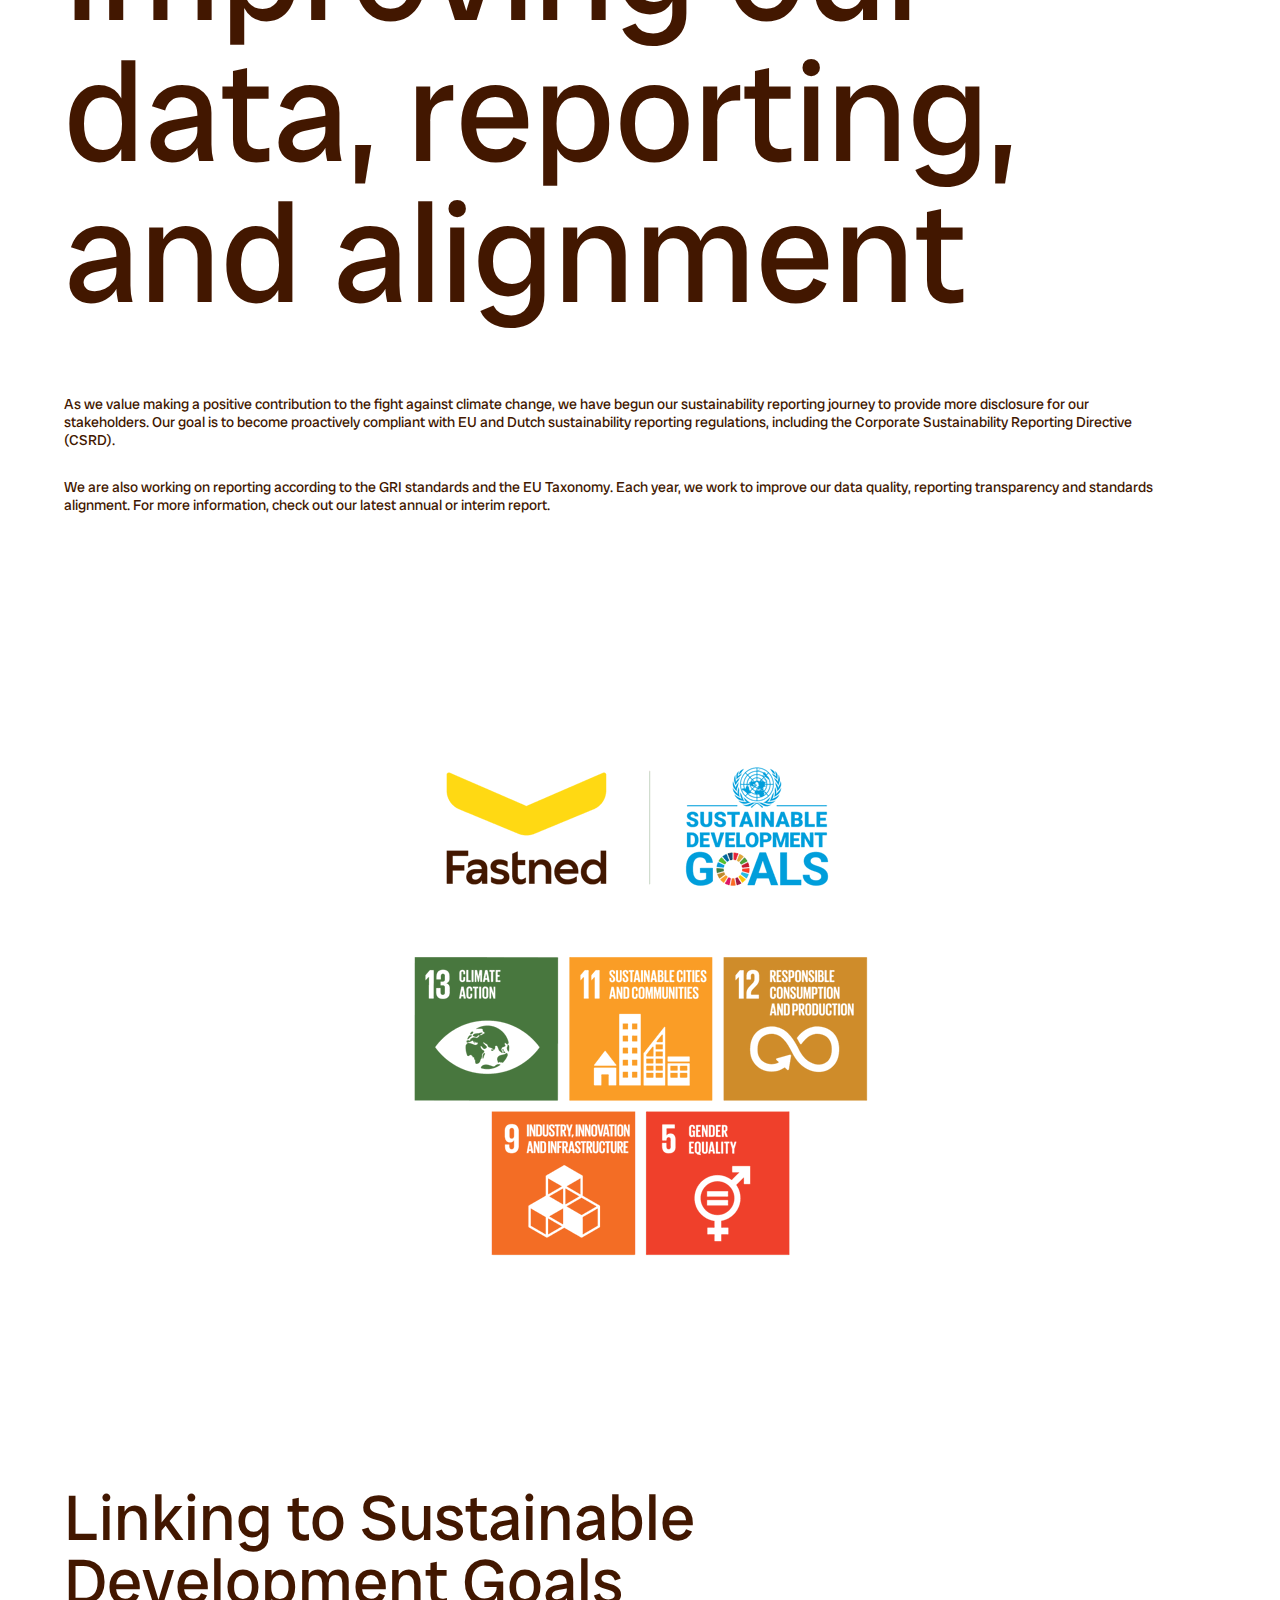
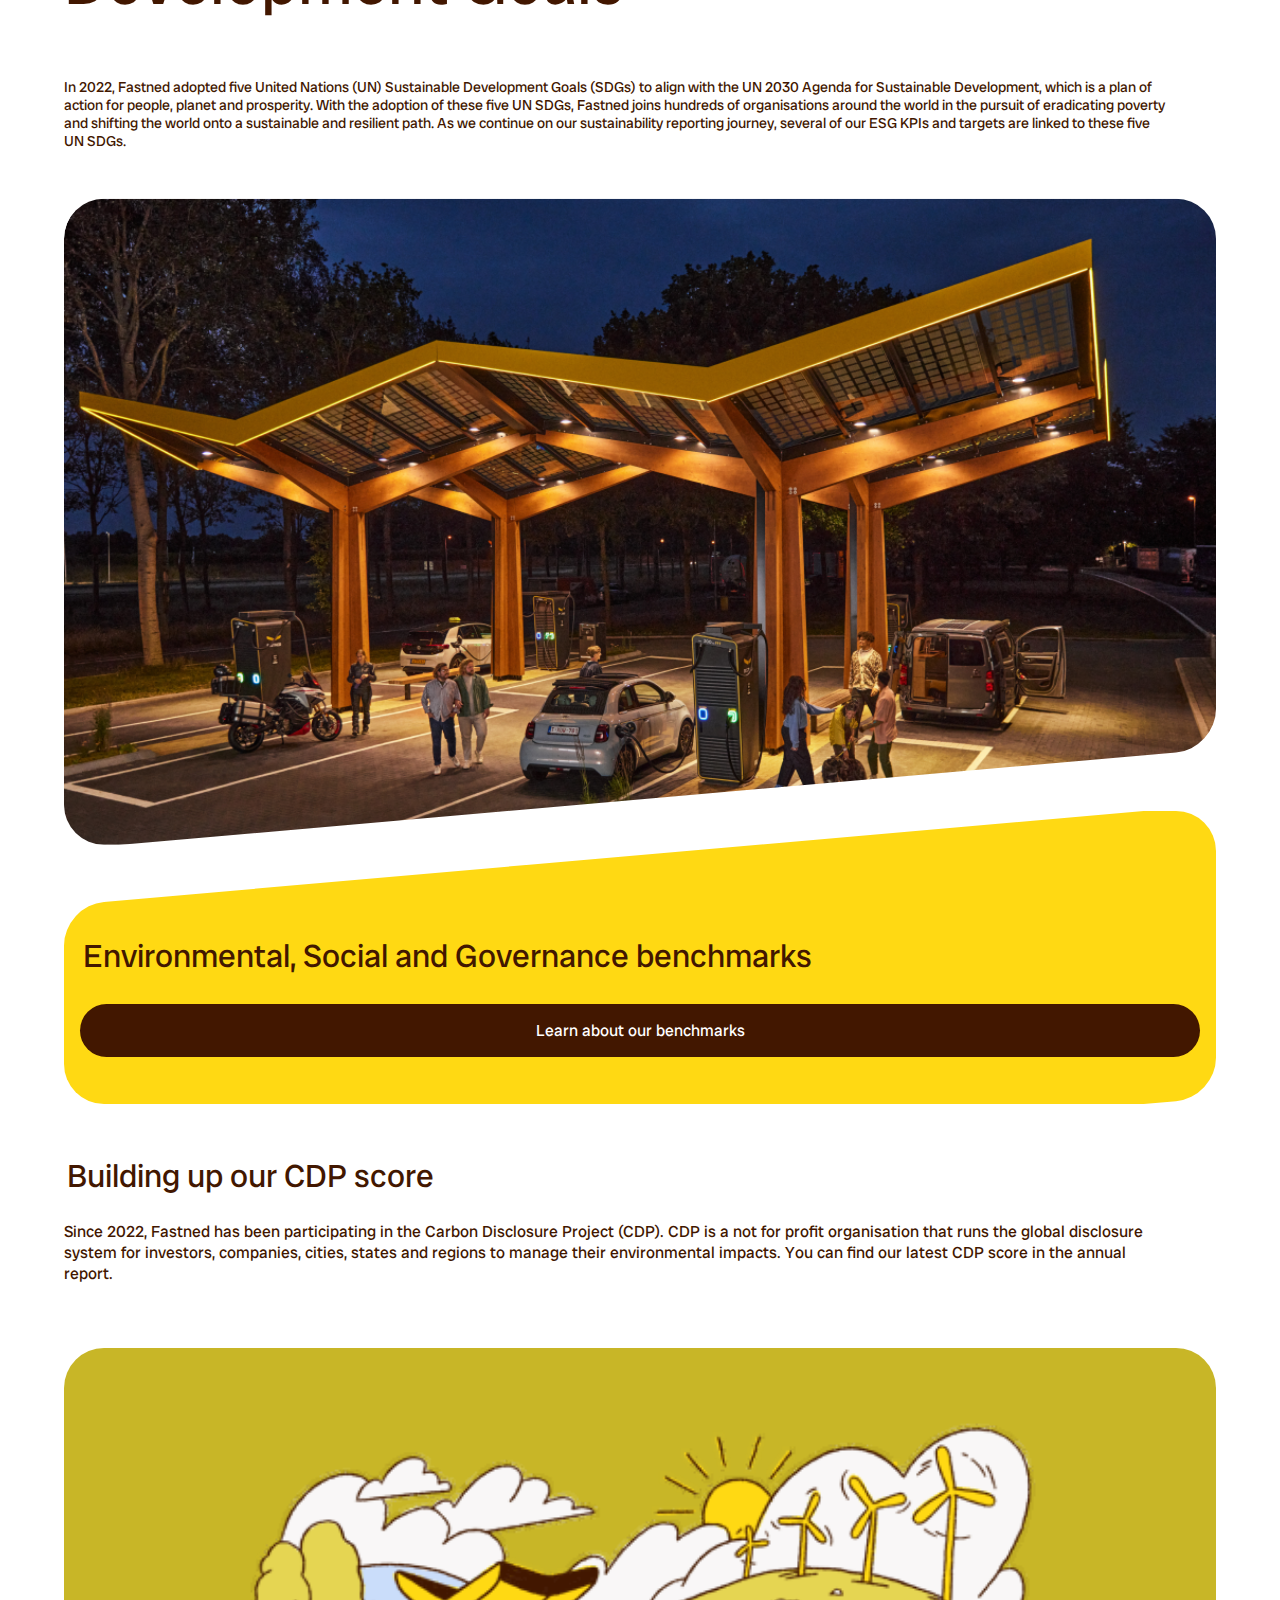
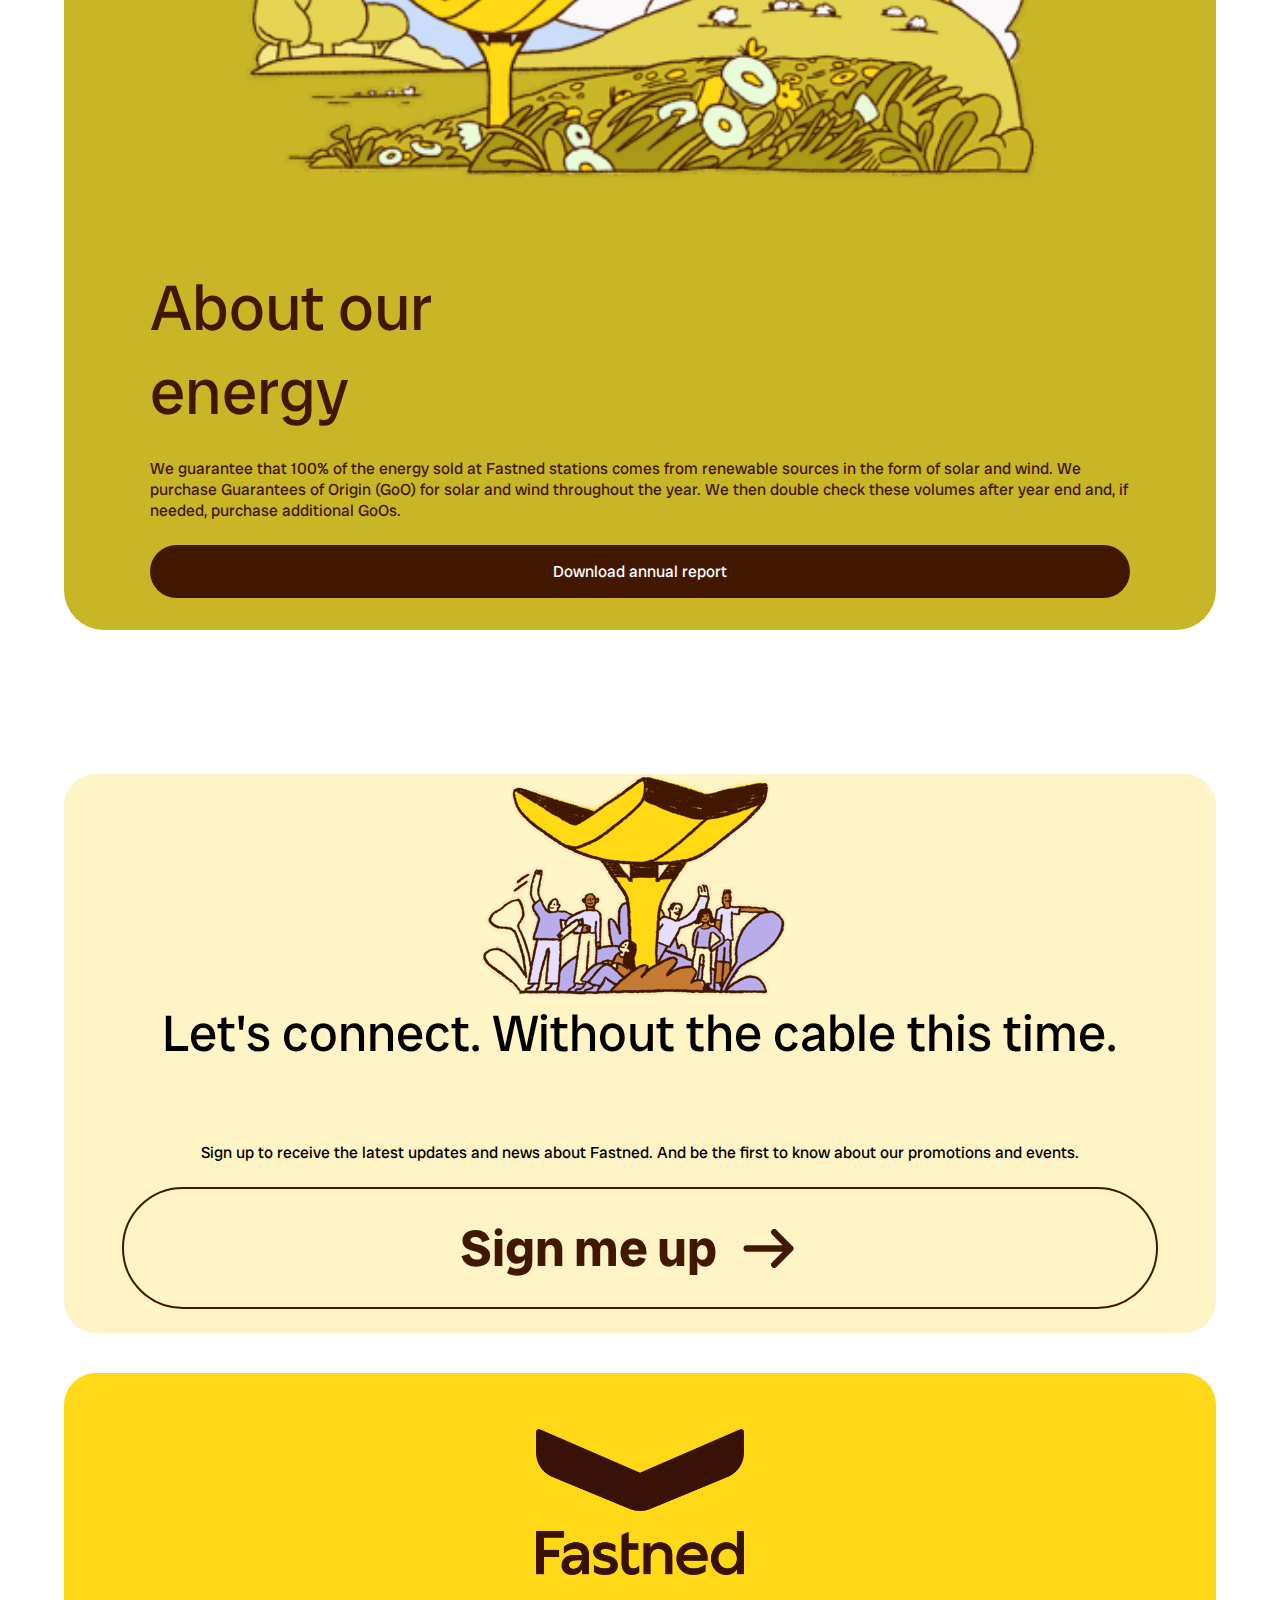
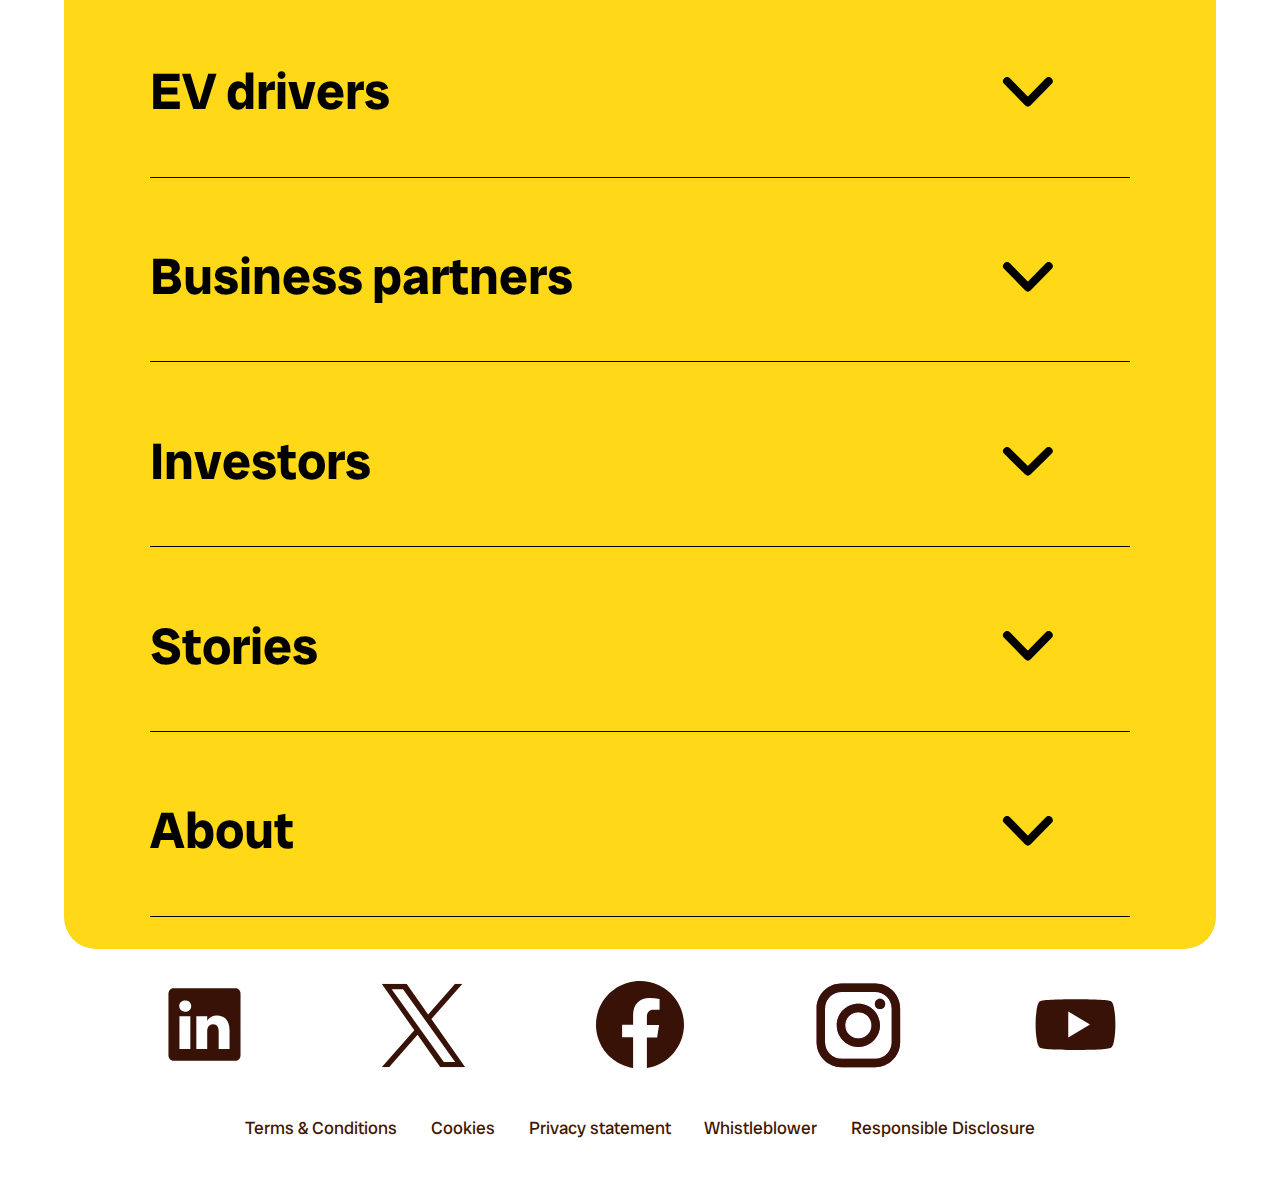
<file: aboutOurEnergy.html>
<!DOCTYPE html>
<html lang="en">
<head>
    <meta charset="UTF-8">
    <meta name="viewport" content="width=device-width, initial-scale=1.0">
    <title>Fastned Remake Page 2</title>
    <link href="styles/style.css" rel="stylesheet">
</head>
<body>
    <header>
		<nav class="headerNav menuClosed">
			<div>
				<img src="images/Fastned_new_logo.png" alt="Fastned logo" class="fastnedLogo">
				<svg width="213" height="28" viewBox="0 0 213 28" fill="none" xmlns="http://www.w3.org/2000/svg">
					<g clip-path="url(#clip0_6844_24221)" fill="#421700">
					  <path d="M100.203 4.398V0h-17.79v27.443h4.983V16.48h9.62v-4.401h-9.62v-7.68h12.807Zm7.085 2.849c-4.912 0-7.454 2.812-7.478 2.84l-.038.044v4.115h.398c.019-.028 2.43-2.787 6.562-2.787 2.84 0 4.347 1.347 4.363 3.894-.547-.012-2.477-.056-5.413-.056-4.425 0-7.395 2.697-7.395 6.71 0 3.47 2.797 5.99 6.652 5.99 4.17 0 5.786-2.628 6.174-3.412l.177 2.855h4.384V15.207c0-5.058-3.057-7.96-8.386-7.96Zm-1.423 16.725c-1.789 0-2.815-.893-2.815-2.445 0-1.552 1.302-2.432 3.371-2.631 2.673-.258 4.145-.274 4.636-.258-.208.908-1.37 5.337-5.192 5.337v-.003Zm40.596-1.673s-1.591 1.486-3.527 1.486c-1.737 0-2.815-1.222-2.815-3.188V12.02h6.127V7.804h-6.127V.597l-4.58 2.134v18.053c0 4.382 2.539 7.216 6.466 7.216 3.001 0 4.679-1.649 4.751-1.717l.046-.047V22.3h-.341Zm13.176-15.052c-4.083 0-5.499 2.719-5.922 3.444l-.118-2.887h-4.384V27.44h4.58V16.88c0-2.989 1.777-5.418 4.76-5.418 2.616 0 4.455 1.502 4.455 4.118v11.863h4.58v-12.05c0-5.023-3.163-8.146-7.954-8.146h.003Zm29.891 10.24c0-6.221-3.778-10.24-9.623-10.24-5.844 0-10.178 4.557-10.178 10.377S174.117 28 180.166 28c5.115 0 8.278-2.236 8.309-2.258l.065-.047v-4.323h-.37c-.025.025-3.004 2.416-7.522 2.416-3.688 0-6.046-1.735-6.503-4.768h15.383v-1.533Zm-4.428-2.125h-10.713c.292-1.113 2.104-3.9 5.705-3.9 3.073 0 4.601 2.062 5.008 3.9ZM207.689 0v10.678a7.066 7.066 0 0 0-1.464-1.63c-.994-.82-2.712-1.8-5.251-1.8-5.397 0-9.622 4.556-9.622 10.376 0 5.82 4.225 10.376 9.622 10.376 2.539 0 4.257-.98 5.251-1.8.824-.679 1.293-1.354 1.476-1.656l.18 2.896h4.384V0h-4.579.003Zm-5.786 23.785c-3.352 0-5.785-2.59-5.785-6.161 0-3.571 2.433-6.162 5.785-6.162 3.353 0 5.786 2.59 5.786 6.162 0 3.57-2.433 6.161-5.786 6.161Zm-75.642-8.375c-2.007-.523-3.592-.934-3.592-2.06 0-1.253.948-1.888 2.815-1.888 2.993 0 5.718 1.664 6.072 1.925h.41v-4.19l-.065-.046c-1.225-.868-3.393-1.9-6.786-1.9-4.245 0-7.209 2.432-7.209 5.915 0 4.346 3.847 5.32 6.942 6.103 2.153.545 4.011 1.017 4.011 2.445 0 1.337-1.265 2.075-3.558 2.075-3.613 0-6.574-2.025-6.599-2.044h-.423v4.302l.072.046c1.118.713 3.486 1.91 6.767 1.91 5.366 0 8.324-2.168 8.324-6.102 0-4.62-3.98-5.655-7.178-6.489l-.003-.003Z"></path>
					</g>
					<path d="M35.294 14.745 2.056.28a.99.99 0 0 0-1.39.905v6.933a8.923 8.923 0 0 0 5.555 8.256L32.3 27.038a8.99 8.99 0 0 0 6.784 0l26.081-10.663a8.923 8.923 0 0 0 5.555-8.256V1.186a.99.99 0 0 0-1.39-.905L36.091 14.745c-.25.109-.54.109-.798 0Z" fill="#FFD913"></path>
					<defs>
					  <clipPath id="clip0_6844_24221">
						<path fill="#fff" transform="translate(82.412)" d="M0 0h129.855v28H0z"></path>
					  </clipPath>
					</defs>
				</svg>
				<div>
					<button>
						<svg width="48" height="49" viewBox="0 0 48 49" fill="none" xmlns="http://www.w3.org/2000/svg">
							<circle cx="19.6336" cy="20.3793" r="16.9977" stroke="white" stroke-width="4.99083"/>
							<path d="M31.2284 35.1408C30.3478 34.3194 30.3237 32.9315 31.1752 32.08C31.986 31.2693 33.2932 31.2466 34.1316 32.0287L46.1311 43.2226C47.0117 44.044 47.0358 45.4319 46.1843 46.2834C45.3736 47.0941 44.0663 47.1168 43.2279 46.3347L31.2284 35.1408Z" fill="white"/>
							</svg>
					</button>
					<button>
						<svg width="63" height="63" viewBox="0 0 63 63" fill="none" xmlns="http://www.w3.org/2000/svg">
							<path d="M58.25 4.75L4.75 58.25" stroke="black" stroke-width="8.91667" stroke-linecap="round" stroke-linejoin="round"/>
							<path d="M4.75 4.75L58.25 58.25" stroke="black" stroke-width="8.91667" stroke-linecap="round" stroke-linejoin="round"/>
							</svg>
					</button>
					<button>
						<svg width="22" height="21" viewBox="0 0 22 21" fill="none" xmlns="http://www.w3.org/2000/svg" class="hamburgerIcon">
							<rect width="21.6023" height="2.93333" rx="1.46667" fill="black"/>
							<rect y="9.80005" width="21.6023" height="2.93333" rx="1.46667" fill="black"/>
							<rect y="9.80005" width="21.6023" height="2.93333" rx="1.46667" fill="black"/>
							<rect y="19.6" width="21.6023" height="2.93333" rx="1.46667" fill="black"/>
							</svg>
					</button>
				</div>
			</div>
			<div>
				<a href="">For drivers</a>
				<span aria-hidden="true"></span>
				<a href="">For business</a>
			</div>
			<ul>
				<li>
					<a href="">Locations</a>
				</li>
				<li>
					<a href="">Charging</a>
					<img src="images/svg/staartloos-pijltje-icon-fastned.svg" alt="staartloos-pijltje">
				</li>
				<li>
					<a href="">About</a>
					<img src="images/svg/staartloos-pijltje-icon-fastned.svg" alt="staartloos-pijltje">
				</li>
				<li>
					<a href="">Stories</a>
					<img src="images/svg/staartloos-pijltje-icon-fastned.svg" alt="staartloos-pijltje">
				</li>
			</ul>
			<a href="">Support</a>
			<a href="">Go to portal</a>
			<div>
				<button>English</button>
				<img src="images/svg/staartloos-pijltje-icon-fastned.svg" alt="staartloos-pijltje">
			</div>				
		</nav>
	</header>
    <main>
        <section class="reportingSection">
				<img src="images/swoosh-stats-section.png" alt="moving background image" aria-hidden="true">
                <div>
                    <a href="">Sustainability and community</a>
                    <img src="images/svg/staartloos-pijltje-icon-fastned.svg" alt="staartloos-pijltje">
                    <p>Sustainability reporting and compliance</p>
                </div>
				<h2><strong>Reporting</strong><br>and compliance</h2>
                <p>Making driving more sustainable has always been our goal. Now, we’re improving how we measure, report and align with relevant standards.</p>
                <a href="">Download annual report</a>
		</section>
		<section class="transparantReporting">
			<div class="annualReportDownload">
				<img src="images/love-planet-quote-illustration.png" alt="A cute illustration of the planet with a smiley face on it hugging a car">
				<h2><strong>Transparent</strong> <br>sustainability reporting</h2>
				<div>
					<a href="" class="energyFriendlyButton">Download Annual Report</a>
					<img src="images/svg/pijltje-icon-fastned.svg" alt="pijltje">
				</div>
			</div>
			<h2><strong>Improving</strong> our data, reporting, and alignment</h2>
			<p>As we value making a positive contribution to the fight against climate change, we have begun our sustainability reporting journey to provide more disclosure for our stakeholders. Our goal is to become proactively compliant with EU and Dutch sustainability reporting regulations, including the Corporate Sustainability Reporting Directive (CSRD).</p>
			<p>We are also working on reporting according to the GRI standards and the EU Taxonomy. Each year, we work to improve our data quality, reporting transparency and standards alignment. For more information, check out our latest annual or interim report.</p>
			<img src="images/drivers-about-sac-srac-big-quote-illustration-get-the-app.png" alt="image of several sustainable development goals">
		</section>
		<section class="developmentGoals">
			<h2>Linking to <strong>Sustainable Development Goals</strong></h2>
			<p>In 2022, Fastned adopted five United Nations (UN) Sustainable Development Goals (SDGs) to align with the UN 2030 Agenda for Sustainable Development, which is a plan of action for people, planet and prosperity. With the adoption of these five UN SDGs, Fastned joins hundreds of organisations around the world in the pursuit of eradicating poverty and shifting the world onto a sustainable and resilient path. As we continue on our sustainability reporting journey, several of our ESG KPIs and targets are linked to these five UN SDGs.</p>
		</section>
		<section class="benchmarkSection">
			<div>
				<div class="image-holder-container">
						<img src="images/drivers-about-sac-srac-big-quote-illustration-image-background-text-cta.png" alt="Image of a Fastned charging hub at night">
				</div>
				<div class="benchmark-container">
					<div class="benchmark">
						<h2>Environmental, Social and Governance <strong>benchmarks</strong></h2>
						<a href="" class="bordauxButton">Learn about our benchmarks</a>
					</div>
				</div>
			</div>
			<div>
				<h3><strong>Building up</strong> our CDP score</h3>
				<p>Since 2022, Fastned has been participating in the Carbon Disclosure Project (CDP). 
					CDP is a not for profit organisation that runs the global disclosure system for investors, companies, cities, 
					states and regions to manage their environmental impacts. You can find our latest CDP score in the annual report.</p>
			</div>
		</section>
		<section class="aboutOurEnergy">
				<img src="images/green-energy-quote-illustration.png" alt="Illustration of a wavy landscape with in the front a fastned charging tree and in the background windmills">
			<div>
				<h2>About <strong>our <br>energy</strong></h2>
				<p>We guarantee that 100% of the energy sold at Fastned stations comes from renewable sources in the form of solar and wind. We purchase Guarantees of Origin (GoO) for solar and wind throughout the year. We then double check these volumes after year end and, if needed, purchase additional GoOs.</p>
				<a href="" class="bordauxButton">Download annual report</a>
			</div>
		</section>
		<section class="newsLetterSection">
			<div>
				<img src="images/newsletter-illustration.png" alt="Illustration of a group of cheering people at a fastned charging station">
			</div>
			<div>
				<h4>Let's connect. Without the cable this time.</h4>
				<p>Sign up to receive the latest updates and news about Fastned. And be the first to know about our promotions and events.</p>
				<button class="signUpButton">
					Sign me up
					<img src="images/svg/pijltje-icon-fastned.svg" alt="pijltje">
				</button>
			</div>
		</section>
		<!-- Pop-up -->
		<div class="popup-overlay hidden">
			<div class="popup">
				<h2>Sign Up for Our Newsletter</h2>
				<form id="signupForm">
					<div>
						<label for="name">Name</label>
						<input type="text" id="name" name="name" placeholder="Paul">
						<p class="error-message hidden" >Please enter a valid name</p>
					</div>
					<div>
						<label for="email">Email</label>
						<input type="email" id="email" name="email" placeholder="paul@fastned.nl">
						<p class="error-message2 hidden" >Please enter a valid email address</p>
					</div>
					<div class="promoContainer">
						<div class="checkbox-container">
							<input type="checkbox" class="checkbox">
							<span class="checkmark"></span>
							<div class="checkbox-fill"></div>
							<svg
								width="19"
								height="16"
								viewBox="0 0 19 16"
								fill="none"
								xmlns="http://www.w3.org/2000/svg"
								class="tick-mark"
							>
								<path d="M2 8.5L6.5 13L17.5 2" stroke="white" stroke-width="4" />
							</svg>
						</div>
						<label class="checkbox-label">Send me promotions and offers as well</label>
					</div>
					<button type="submit">Send</button>
				</form>
				
				<p class="success-message hidden">You are now signed up for our newsletter!</p>
			</div>
		</div>
    </main>
    <footer>
		<nav class="footerMenu">
			<img src="images/800_3.mainfastnedlogobrown.png" alt="Fastned Logo Large">
			<ul class="EV drivers">
				<li class="subMenu">EV drivers
					<img src="images/svg/staartloos-pijltje-icon-fastned.svg" alt="staartloos-pijltje">					
					<ul>
						<li><a href="">Where to fast charge</a></li>
						<li><a href="">How to fast charge</a></li>
						<li><a href="">Prices</a></li>
						<li><a href="">Fastned App</a></li>
						<li><a href="">Autocharge</a></li>
					</ul>					
				</li>
				<li>Business partners
					<img src="images/svg/staartloos-pijltje-icon-fastned.svg" alt="staartloos-pijltje">
					<ul>
						<li><a href="">Location partners</a></li>
						<li><a href="">Fleets</a></li>
						<li><a href="">Advertising</a></li>
						<li><a href="">Charge card providers</a></li>
						<li><a href="">Contact</a></li>
					</ul>
				</li>
				<li>Investors
					<img src="images/svg/staartloos-pijltje-icon-fastned.svg" alt="staartloos-pijltje">
					<ul>
						<li><a href="">Institutional</a></li>
						<li><a href="">My Bonds</a></li>
						<li><a href="">Financial reports</a></li>
						<li><a href="">Corporate Governance</a></li>
					</ul>
				</li>
				<li>Stories
					<img src="images/svg/staartloos-pijltje-icon-fastned.svg" alt="staartloos-pijltje">
					<ul>
						<li><a href="">Why drive electric</a></li>
						<li><a href="">Fast and slow charging</a></li>
						<li><a href="">About fast charging</a></li>
					</ul>
				</li>
				<li>About
					<img src="images/svg/staartloos-pijltje-icon-fastned.svg" alt="staartloos-pijltje">
					<ul>
						<li><a href="">About Fastned</a></li>
						<li><a href="">Mission & goals</a></li>
						<li><a href="">Sustainability</a></li>
						<li><a href="">Careers</a></li>
						<li><a href="">Newsroom</a></li>
					</ul>
				</li>
			</ul>
		</nav>
		<div class="socials">
			<img src="images/svg/socials/linkedin-icon.svg" alt="LinkedIn">
			<img src="images/svg/socials/x-icon.svg" alt="X (formerly known as Twitter)">
			<img src="images/svg/socials/facebook-icon.svg" alt="Facebook">
			<img src="images/svg/socials/instagram-icon.svg" alt="Instagram">
			<img src="images/svg/socials/youtube-icon.svg" alt="YouTube">
		</div>
		<div class="legalLinks">
			<a href="">Terms & Conditions</a>
			<a href="">Cookies</a>
			<a href="">Privacy statement</a>
			<a href="">Whistleblower</a>
			<a href="">Responsible Disclosure</a>
		</div>
	</footer>
	<script
      src="https://cdnjs.cloudflare.com/ajax/libs/gsap/3.8.0/gsap.min.js"
      integrity="sha512-eP6ippJojIKXKO8EPLtsUMS+/sAGHGo1UN/38swqZa1ypfcD4I0V/ac5G3VzaHfDaklFmQLEs51lhkkVaqg60Q=="
      crossorigin="anonymous"
      referrerpolicy="no-referrer"
    ></script>
	<script defer src="scripts/script.js"></script>
</body>
</html>
</file>
<file: styles/style.css>
@font-face {
	font-family: "helveticaneue";
	src: url(../fonts/RadioCanadaBig-VariableFont_wght.ttf);
}

::-webkit-scrollbar {
    display: none;
}

.scrollableElement::-webkit-scrollbar {
    width: 0px; 
}

* {
	font-family: 'helveticaneue';
	margin: 0;
	padding: 0;
}

@media screen and (max-width: 375px){
	.menuExpanded > a:last-of-type {
		display: none;
	}
}


body {
    max-width: 100%;
    overflow-x: hidden;
}

main {
	display: flex;
	flex-direction: column;
	justify-content: center;
	align-items: center;
	overflow-x: hidden;
}




img {
	max-width: 100%;
}

header {
	display: flex;
	justify-content: center;
	position: fixed;
	width: 100vw;
	margin-top: 1.2em;
	z-index: 11;
}



.headerNav {
	display: flex;
	flex-direction: column;
	justify-content: flex-start;
	align-items: center;
	max-height: 3.3em;
	width: 90vw;
	position: relative;
	background-color: white;
	border-radius: 1.5em;
	transition: all 0.5s cubic-bezier(0.785, 0.135, 0.01, 1);
	box-shadow: 0px 4px 20px rgba(0, 0, 0, 0.09);
}




.menuExpanded {
	display: flex;
	flex-direction: column;
	justify-content: space-between;
	overflow: hidden;
	max-height: 40em;
}




.headerNav svg:nth-child(2) {
	width: 7em;
	margin-left: 0.4em;
}

.headerNav > div:first-of-type {
	display: flex;
	justify-content: space-between;
	align-items: center;
	width: 95%;
	padding: 0.2em 0em;
}

.menuExpanded > div:first-of-type {
	margin-bottom: 1em;
}


.headerNav div div {
	display: flex;
	flex-direction: row;
	justify-content: center;
	align-items: center;
	max-height: 3em;
	margin: 0;
	padding: 0;
	gap: 0.5em;
}

.headerNav div:first-of-type > button {
	border-style: none;
	scale: 0.6;
	background-color: transparent;
}

.headerNav div > button:nth-child(3) svg {
	margin-right: 1em;
}



.headerNav div > button:nth-child(2) {
	display: none;	
}



.headerNav div > button:nth-child(3) svg {
	overflow: visible;
	transform-origin: center;
	scale: 1.1
}

.headerNav div > button:nth-child(3) svg rect{
	width: 24px;
	height: 4px;
	transition: all 0.5s ease-in-out;
	transform-origin: center;
	fill: #421700;
}

@keyframes ham2x-animatie-rect-2 {

	0%{
		transform: translatex(0) rotate(0) scale(1);
	}

	100% {
		transform: translatex(0px) rotate(135deg) scale(1.3);
	}
}

@keyframes ham2x-animatie-rect-3 {

	0%{
		transform: translatex(0) rotate(0) scale(1);
	}

	100% {
		transform: rotate(45deg) scale(1.3) translatex(-2px);
	}
}

@keyframes ham2x-animatie-rect-1and2 {

	0%{
		transform: scale(1);
	}

	100% {
		transform: scale(0);
	}
}

.ham2x rect:nth-child(1){
	animation: ham2x-animatie-rect-1and2 0.5s ease forwards;
}

.ham2x rect:nth-child(2){
	animation: ham2x-animatie-rect-2 0.5s ease forwards;
}

.ham2x rect:nth-child(3){
	animation: ham2x-animatie-rect-3 0.5s ease forwards;
}

.ham2x rect:nth-child(4){
	animation: ham2x-animatie-rect-1and2 0.5s ease forwards;
}


@keyframes ham2x-animatie-rect-2-reverse {
    0% {
        transform: translateX(0px) rotate(135deg) scale(1.3);
    }
    100% {
        transform: translateX(0) rotate(0);
    }
}

@keyframes ham2x-animatie-rect-3-reverse {
    0% {
        transform: rotate(45deg) scale(1.3) translatex(-2px);
    }
    100% {
        transform: rotate(0) scale(0) translatex(0);;
    }
}

@keyframes ham2x-animatie-rect-1and4-reverse {
    0% {
        transform: scale(0);
    }
    100% {
        transform: scale(1);
    }
}

.ham2x-reverse rect:nth-child(1) {
    animation: ham2x-animatie-rect-1and4-reverse 0.5s ease forwards;
}

.ham2x-reverse rect:nth-child(2) {
    animation: ham2x-animatie-rect-2-reverse 0.5s ease forwards;
}

.ham2x-reverse rect:nth-child(3) {
    animation: ham2x-animatie-rect-3-reverse 0.5s ease forwards;
}

.ham2x-reverse rect:nth-child(4) {
    animation: ham2x-animatie-rect-1and4-reverse 0.5s ease forwards;
}


.headerNav div > button:first-of-type{
	overflow: visible;
}

.headerNav div > button:first-of-type svg {
	width: 2.3em;
	stroke:#421700;
	color: #421700;
	stroke-width: 4.3px;
	padding-bottom: 4px;
	overflow: visible;
}


.headerNav div > button:first-of-type svg circle{
	stroke: black;
	stroke-width: 5px;
}

.fastnedLogo {
	display: none;
}


.menuClosed > *:not(div:first-of-type) {
	display: none;
}

.menuExpanded > div:nth-child(2){
	background-color: white;
	border-style: solid;
	border-width: 1px;
	border-color: rgb(221, 221, 221);
	display: flex;
	padding: 1em 0em;
	flex-direction: row;
	align-items: center;
	justify-content: space-around;
	border-radius: 1em;
	width: 85%;
}

.menuExpanded div:nth-child(2) a{
	text-decoration: none;
	color: #421700;
}

.menuExpanded div:nth-child(2) a:first-child{
	font-weight: bold;
}


.menuExpanded ul {
	display: flex;
	flex-direction: column;
	justify-content: flex-start;
	gap: 1.8em;
	width: 85%;
	list-style: none;
	margin-top: 2em;
	margin-bottom: 20%;
}

.menuExpanded ul li {
	display: flex;
	justify-content: space-between;
}



.menuExpanded ul li img{
	width: 1em;
	padding: 0em 0em;
	transform: rotate(-90deg);
}

.menuExpanded ul li a{
	text-decoration: none;
	color: #421700;
}

.menuExpanded div:nth-child(2) span{
	background-color: #000;
	content: "";
	height: 26px;
	width: 1px;
}

.menuExpanded > a {
	text-decoration: none;
	display: flex;
	color: #421700;
	justify-content: center;
	padding: 0.8em 0em;
	width: 85%;
	background: #e9e4e2;
	border-radius: 2.5em;
	margin-bottom: 1.3em;
}

.menuExpanded > a:last-of-type {
	font-weight: 600;
	background-color: #FFD918;
	padding: 1em 0em;
}

.menuExpanded > div:last-of-type{
	display: flex;
	justify-content: space-between;
	align-items: center;
	width: 85%;
	margin-bottom: 1.5em;
}

.menuExpanded > div:last-of-type button{
	background-color: transparent;
	border: none;
	font-size: 1.3em;
	font-weight: 100;
	color: #421700;
}

.menuExpanded > div:last-of-type img{
	width: 1em;
	padding: 0em 0em;
	transform: rotate(-90deg);
}


/* ---- hero section home page ---- */

.heroSection{
	background-color: #C8E4F8;
	width: 100vw;
	height:fit-content;
	padding-top: 100px;
	font-size: clamp(2em, 7vw, 10em);
	color: #421700;
	display: flex;
	flex-direction: column;
	justify-content: space-between;
	border-bottom-left-radius: 0.5em;
	border-bottom-right-radius: 0.5em;
	overflow: hidden;
}

.heroSection div:first-of-type{
	padding-left: 5%;
}


.heroSection h1{
	font-weight: 100;
}

.heroSection h1 em{
	font-style: normal;
	font-weight: 800;
}

.heroSection p {
	margin-top: 0.9em;
	font-size: clamp(0.5em, 0.5em, 10em);
	font-weight: 100;
	max-width: 76vw;
}

.heroSection button {
	background-color: #FFD918;
	padding: 1em 5em;
	border-style: none;
	border-radius: 2em;
	font-weight: 600;
	font-size: clamp(0.4em, 1vw, 4em);
	margin-top: 3em;
	max-width: 80vw;
	color: black;
}

.heroSection div:last-of-type{
	margin-top: 1em;
	display: flex;
	position: relative;
	height: auto;
	align-items: flex-end;
}


.statsSection {
	width: 90vw;
	margin: 4em 0em;
	display: flex;
	flex-direction: column;
	justify-content: center;
	align-items: center;
}

.statsSection div:first-of-type {
	display: flex;
	flex-direction: column;
	justify-content: center;
	align-items: center;
	width: 95%;
	padding-bottom: 80%;
	background-color: #9bc3fe;
	border-radius: 2.5em;
	position: relative;
	overflow: hidden;
}

.statsSection div:first-of-type > * {
	position: absolute;
	top: 50%;
	left: 50%;
	transform: translate(-50%, -50%);
}



.statsSection div:first-of-type h2{
	z-index: 10;
	font-size: clamp(2em, 10vw, 10em);
	font-weight: 100;
	width: 75%;
	color: #421700;
}

@keyframes swooshAnimatie {
	0% {
		transform: translate(-33%, -46%);
		animation-timing-function: ease-in-out;
	}
	25% {
		transform: translate(41%, 55%);
		animation-timing-function: ease-in;
	}
	50% {
		transform: translate(-33%, -46%) scale(1.2);
		animation-timing-function: cubic-bezier(0.33, 1, 0.68, 1);
	}
	75% {
		transform: translate(-63%, -76%) scale(2);
		animation-timing-function: cubic-bezier(0.33, 1, 0.68, 1);
	}
	100% {
		transform: translate(-33%, -46%);
		animation-timing-function: cubic-bezier(1, 0.25, 0.15, 1);
	}
}

.statsSection div:first-of-type img {
	position: absolute;
	scale: 4.5;
	transform: translate(-33%, -46%);
	animation: swooshAnimatie 20s infinite;
}



.statsSection div:last-of-type {
	margin-top: 2em;
    width: 95%; 
    background-color: #9bc3fe;
    border-radius: 2.5em;
    overflow: hidden;
    display: flex;
    justify-content: center;
    align-items: center;
}

.statsSection div:last-of-type ul {
	list-style: none;
	font-size: 5em;
	font-weight: 100;
	text-align: center;
	width: 90%;
	margin: 0.2em 0em;
	line-height: 0.6em;
}

.statsSection div:last-of-type li {
	padding: 0.5em 0em;
	padding-top: 0.7em;
	letter-spacing: 6px;
}

.statsSection div:last-of-type li em {
	font-style: normal;
	font-size: 0.35em;
	padding-bottom: 0;
	letter-spacing: normal;
}


.statsSection div:last-of-type li:nth-child(2) {
	border-color: rgb(87, 87, 87);
	border-style: solid;
	border-width: 1px 0px;
}

.appInfoSection {
	display: flex;
	flex-direction: column;
	margin-bottom: 3em;
}

.appInfoSection div {
	margin: 1.5em 5%;
}

.appInfoSection > *{
	display: flex;
	flex-direction: column;
	justify-content: center;
	align-items: center;
}
.appInfoSection h2 {
	font-size: clamp(2em, 8.5vw, 10em);
	color: #421700;
	font-weight: 100;
}

.appInfoSection h3 {
	font-size: clamp(2em, 7vw, 10em);
	color: #421700;
	font-weight: 100;
}

.appInfoSection p{
	font-size: 1em;
	color: #421700;
	font-weight: 100;
	line-height: 1.2em;
}


.appInfoSection div:first-of-type div div {
	overflow: hidden;
	border-radius: 2.5em;
	width: 90vw;
	aspect-ratio: 1 / 0.75;
	margin: 0;
}

.appInfoSection div:first-of-type div div img {
	transform: translateY(16%);
	scale: 1.9;
}


.yellowBox{
	position: absolute;
	background-color: #FFD918;
	z-index: -1;
	transform: scale(1);
	transition: transform 1s ease-in-out; 
}

.getAppBox {
	background-color:rgb(255, 255, 255);
	padding: 2em 1em 1em 1em;
	overflow: hidden;
	border-radius: 2.5em;
}


.bordauxButton {
	display: flex;
	justify-content: center;
	background-color: #421700;
	color: white;
	text-decoration: none;
	padding: 1em 0em;
	width: 100%;
	margin: 1.5em 5%;
	margin-bottom: 0;
	border-radius: 2.5em;
}


.howItWorksSection {
	display: flex;
	flex-direction: column;
	align-items: center;
	justify-content: center;
	width: 100vw;
}

.howItWorksSection > *{
	width: 90vw;
}
.howItWorksSection .bordauxButton{
	margin: 0;
}

.howItWorksSection > h2 {
	display: none;
}
.howItWorksSection-A{
	position: relative;
	display: flex;
	flex-direction: column;
}

.howItWorksSection-A .image-holder-container {
	overflow: hidden;
	border-radius: 2em;
	background-color: transparent;
    width: 90vw; 
    height: auto; 
    transform: skewY(-5deg)  translateY(-05%); 
    border-radius: 2.5em; 
    background-color: transparent; 
	aspect-ratio: 9/13;
}

.howItWorksSection-A .image-holder img {
    transform-origin: top left; 
    transform: skewY(5deg) translateY(-0%) scale(1); 
    width: 100%; 
    object-fit: contain; 
	background-color: transparent;
	border-radius: 2.5em;
}


.howItWorks-B-container {
    overflow: hidden;
    border-radius: 2.5em;
    transform: translateY(-16%); 
	width: 90vw;
}

.howItWorks-B {
	display: flex;
	flex-direction: column;
	justify-content: flex-start;
    overflow: hidden;
    border-radius: 2.5em;
    transform: skewY(-5deg) translateY(15%);
	height: 100%;
    background-color: #FFD918;
    padding: 1em;
    padding-bottom: 5.5rem;
}

.howItWorks-B > * {
	transform: skewY(5deg);
}

.howItWorks-B .bordauxButton {
	width: 100%;
	margin-top: 1.5em;
	border-radius: 3em;
	margin-bottom: 0.2em;
}

.howItWorks-B h3 {
	font-size: clamp(1em, 2em, 10em);
	color: #421700;
	margin: 0.2rem;
	margin-top: 2em;
	font-weight: 100;
}

.howItWorks-B p {
	font-size: clamp(0.5em, 1.1em, 10em);
	margin: 0.2rem;
	margin-top: 1.5em;
}

.howItWorksSection-B {
	display: flex;
	flex-direction: column;
	gap: 2em;
	margin-bottom: 3em;
}

.howItWorksSection-B h2 {
	font-weight: 100;
	font-size: clamp(1em, 08vw, 6em);
}


.howItWorksSection-B > div {
	border-color: rgba(87, 87, 87, 25%);
	border-style: solid;
	border-width: 1px;
	border-radius: 2.5em;
	padding: 2em 1em;
}

.howItWorksSection-B > div h3 {
	margin-top: 0.2em;
	font-size: clamp(1em, 06vw, 6em);
}

.howItWorksSection-B > div p {
	margin-top: 0.9em;
	font-size: clamp(0.1em, 4vw, 5em);
}

.howItWorksSection-B > div a {
	text-decoration: none;
	color: #421700;
	font-weight: bold;
	font-size: clamp(0.8em, 3vw, 5em);
}

.howItWorksSection-B > div div {
	margin-top: 1em;
}

.howItWorksSection-B > div img:nth-child(1) {
	border-radius: 1.5em;
}

.howItWorksSection-B > div img:nth-child(2) {
	filter: brightness(0) saturate(100%) invert(10%) sepia(51%) saturate(3565%) hue-rotate(24deg) brightness(94%) contrast(105%);
	width: 0.9em;
	margin-left: 0.5em;
}

.solarTreesSection {
	display: flex;
	flex-direction: column;
	align-items: center;
	justify-content: center;
	width: 100vw;
}

.solarTreesSection .image-holder-container {
	overflow: hidden;
	border-radius: 2em;
	background-color: transparent;
    width: 90vw; 
    height: auto; 
    transform: skewY(-5deg)  translateY(-09%); 
    border-radius: 2.5em; 
    background-color: transparent; 
}

.solarTreesSection .image-holder img {
    transform-origin: top left; 
    transform: skewY(5deg) translateY(-0%) scale(1); 
    width: 100%; 
    object-fit: contain; 
	background-color: transparent;
	border-radius: 2.5em;
}

.solarTrees-container {
    overflow: hidden;
    border-radius: 2.5em;
    transform: translateY(-16%);
	width: 90vw;
}

.solarTrees {
	display: flex;
	flex-direction: column;
	justify-content: flex-start;
    overflow: hidden;
    border-radius: 2.5em;
    transform: skewY(-5deg) translateY(15%);
	height: 100%;
    background-color: #e5deff;
    padding: 1em;
    padding-bottom: 5.5rem;
}

.solarTrees > * {
	transform: skewY(5deg);
}

.solarTrees .bordauxButton {
	width: 100%;
	margin-top: 1.5em;
	border-radius: 3em;
	margin-left: 0;
	margin-bottom: 0.2em;
}

.solarTrees h3 {
	font-size: clamp(1em, 2em, 10em);
	color: #421700;
	margin: 0.2rem;
	margin-top: 2em;
	font-weight: 100;
}

.solarTrees p {
	font-size: clamp(0.5em, 1.1em, 10em);
	margin: 0.2rem;
	margin-top: 1.5em;
}


.energyFriendly {
	padding: 06rem 0em;
	display: flex;
	flex-direction: column;
	align-items: center;
	width: 90vw;
	background-color: #c8b627 ;
	margin-bottom: 4em;
	border-radius: 2.5em;
}

.energyFriendly img {
	max-width: 100%;
}

.energyFriendly h2{
	font-weight: 100;
	color: #421700;
	font-size: clamp(2em, 7vw, 10em);
	width: 90%;
	text-align: center;
	margin-bottom: 1.5em;
}
.energyFriendly > div {
	display: flex;
	align-items: center;
}


.energyFriendly > div a {
	text-decoration: none;
	color: #421700;
	font-weight: bold;
	font-size: clamp(0.8em, 3vw, 2em);
}

.energyFriendly > div img:nth-child(2) {
	filter: brightness(0) saturate(100%) invert(10%) sepia(51%) saturate(3565%) hue-rotate(24deg) brightness(94%) contrast(105%);
	width: 2em;
	margin-left: 0.9em;
	margin-top: 0.2em;
}


.businessSection {
	display: flex;
	flex-direction: column;
	align-items: flex-start;
	width: 100vw;
	margin-bottom: 4em;
	padding-left: 15vw;
}



.businessSection > div {
	margin-top: 2em;
	display: flex;
	align-items: center;
	flex-direction: row;
	justify-content: flex-start;
	gap: 1em;
}

.businessSection h2 {
	font-weight: 100;
	font-size: clamp(2em, 7vw, 10em);
}



.businessSection div ul{
	list-style: none;
	display: flex;
	align-items: center;
	flex-direction: row;
	justify-content: flex-start;
	overflow-x: auto;
	gap: 0.5em;
	padding-right: 72%;
}

.businessSection div ul li {
	border-style: solid;
	border-color: rgba(87, 87, 87, 25%);
	border-width: 1px;
	padding:1em 1em;
	border-radius: 2em;
	flex: 0 0 auto
}

.businessSection > div a {
	text-decoration: none;
	color: #000000;
	font-weight: 100;
	font-size: clamp(0.8em, 5vw, 5em);
	text-wrap: nowrap;
}

.businessSection div > img {
	width: 2.5em;
	padding-right: 1em; 
	margin-left: 0.5em;
}



.newsLetterSection {
	background-color: #fff4c5;
	display: flex;
	flex-direction: column;
	align-items: center;
	width: 90vw;
	border-radius: 2em;
	margin-bottom: 2.5em;
}

.newsLetterSection div:last-of-type {
	display: flex;
	flex-direction: column;
	align-items: center;
	width: 90%;
	margin-bottom:1.5em;
	gap: 1.5em;
}





.signUpButton {
	width: 100%;
	display: flex;
	justify-content: center;
	background-color: transparent;
	border-style: solid;
	border-radius: 2em;
	border-color: #421700;
	align-items: center;
	color: #421700;
	font-weight: bold;
	font-size: clamp(0.8em, 4vw, 5em);
	padding: 0.5em;
}

.signUpButton img {
	width: 1em;
	padding: 0em 0.5em;
	filter: brightness(0) saturate(100%) invert(10%) sepia(51%) saturate(3565%) hue-rotate(24deg) brightness(94%) contrast(105%);
}


.signUpButton p {
	margin: 1em;
	padding: 0;
}










.newsLetterSection div:last-of-type h4 {
	font-weight: 100;
	font-size: clamp(1.5em, 4vw, 4em);
	margin-bottom: 1em;
}

.newsLetterSection div > div:last-of-type {
	display: flex;
	justify-content: center;
	border-style: solid;
	border-width: 3px;
	padding: 0.7em 4em;
	border-radius: 2.5em;
	margin-bottom: 2em;
	width: fit-content;
}

footer {
	display: flex;
	flex-direction: column;
	align-items: center;
}

.footerMenu {
	background-color: #FFD918;
	display: flex;
	flex-direction: column;
	align-items: center;
	width: 90vw;
	border-radius: 2em;
	margin-bottom: 2em;
	padding-top: 3.5em;
	padding-bottom: 2em;
}

.footerMenu > img:first-of-type {
	width: 13em;
	margin-bottom: 2em;
}

.footerMenu ul{
	display: flex;
	flex-direction: column;
	list-style: none;
	width: 85%;
	gap: 0.9em;
}

.footerMenu ul > li {
	font-size: clamp(1.1em, 4vw, 4em);
	font-weight: 800;
	display: flex;
	flex-direction: row;
	align-items:center;
	justify-content: space-between;
	padding: 1em 0em;
	border-color: rgb(0, 0, 0);
	border-style: solid;
	border-width: 0px 0px 1px 0px;
}

.footerMenu ul > li img {
	width: 1em;
	padding: 0em 1.5em;
}

.footerMenu ul ul{
	display: none;
}

.socials {
	width: 85vw;
	display: flex;
	flex-direction: row;
	justify-content: space-around;
	margin-bottom: 3em;
}

.socials img{
	width: 8%;
}

.legalLinks {
	display: flex;
	width: 75vw;
	justify-content: center;
	flex-wrap: wrap;
	gap: 2.1em;
	margin-bottom: 3em;
}

.legalLinks a {
	text-decoration: none;
	color: #421700;
	font-size: clamp(0.2em, 110%, 6em);
}



.reportingSection {
	width: 90vw;
	margin: 4em 0em;
	margin-top: 6em;
	display: flex;
	flex-direction: column;
	justify-content: center;
	align-items: start;
	background-color: #c8b625;
	border-radius: 2.5em;
	position: relative;
	overflow: hidden;
	padding: 2em 0em;
}

.reportingSection > *:not(.reportingSection > img) {
	margin: 0rem 2rem;
	z-index: 2;
	margin-bottom: 2.5rem;
}


.reportingSection > img {
	position: absolute;
	z-index: 1;
}

.reportingSection div img{
	transform: rotate(-90deg);
	width: 0.7em;
}

.reportingSection div a{
	color:#421700;
	font-weight: 700;
	font-size: clamp(0.5em, 0.9em, 10em);
}

.reportingSection div {
	display: flex;
	flex-wrap: wrap;
	gap: 0.4em;
}




.reportingSection  h2{
	z-index: 10;
	font-size: clamp(2em, 9vw, 10em);
	line-height: 100%;
	font-weight: 100;
	width: 75%;
	color: #421700;
}

.reportingSection p{
	color: #421700;
	font-weight: 100;
	font-size: clamp(0.5em, 0.9em, 10em);
}

.reportingSection > a{
	background-color: #421700;
	color: white;
	padding: 1em 2em;
	border-radius: 2em;
	text-decoration: none;
	font-weight: 600;
	font-size: clamp(0.5em, 1em, 10em);
	margin-bottom: 0em !important;
}

@keyframes swooshAnimatie {
	0% {
		transform: translate(-33%, -46%);
		animation-timing-function: ease-in-out;
	}
	25% {
		transform: translate(41%, 55%);
		animation-timing-function: ease-in;
	}
	50% {
		transform: translate(-33%, -46%) scale(1.2);
		animation-timing-function: cubic-bezier(0.33, 1, 0.68, 1);
	}
	75% {
		transform: translate(-63%, -76%) scale(2);
		animation-timing-function: cubic-bezier(0.33, 1, 0.68, 1);
	}
	100% {
		transform: translate(-33%, -46%);
		animation-timing-function: cubic-bezier(1, 0.25, 0.15, 1);
	}
}

.reportingSection > img {
	position: absolute;
	scale: 4.5;
	transform: translate(-33%, -46%);
	animation: swooshAnimatie 20s infinite;
}

.transparantReporting {
	display: flex;
	flex-direction: column;
	align-items: center;
	width: 90vw;
}

.annualReportDownload {
	padding: 06rem 0em;
	display: flex;
	flex-direction: column;
	align-items: center;
	background-color: #eafcd9 ;
	border-radius: 2.5em;
	margin-bottom: 4em;
	width: 90vw;
}

.annualReportDownload img {
	max-width: 100%;
}

.annualReportDownload h2{
	font-weight: 100;
	color: #421700;
	font-size: clamp(1em, 7vw, 4em);
	width: 90%;
	text-align: center;
	margin-bottom: 1.5em;
	margin-top: 0.5em;
}
.annualReportDownload > div {
	display: flex;
	align-items: center;
}


.annualReportDownload > div a {
	text-decoration: none;
	color: #421700;
	font-weight: bold;
	font-size: clamp(0.8em, 3vw, 2em);
}

.annualReportDownload > div img:nth-child(2) {
	filter: invert(11%) sepia(20%) saturate(5801%) hue-rotate(5deg) brightness(97%) contrast(102%);
	width: clamp(0.8em, 4vw, 6em);
	margin-left: 0.9em;
	margin-top: 0.2em;
}

.transparantReporting > h2 {
	font-size: clamp(2em, 11vw, 10em);
	line-height: 100%;
	font-weight: 100;
	color: #421700;
	margin-bottom: 0.5em;
}

.transparantReporting > p {
	color: #421700;
	font-weight: 100;
	font-size: clamp(0.5em, 0.9em, 10em);
	padding-right: 3em;
}

.transparantReporting > p:last-of-type {
	margin-top: 2em;
	margin-bottom: 4em;
}

.transparantReporting > img:last-of-type {
	margin-bottom: 4em;
}

.developmentGoals {
	display: flex;
	flex-direction: column;
	align-items: start;
	width: 90vw;
	gap: 2em;
}

.developmentGoals h2 {
	font-size: clamp(2em, 11vw, 4em);
	line-height: 100%;
	font-weight: 100;
	color: #421700;
	margin-bottom: 0.5em;
	width: 50vw;
}

.developmentGoals p {
	color: #421700;
	font-weight: 100;
	font-size: clamp(0.5em, 0.9em, 10em);
	padding-right: 3em;
	margin-bottom: 4em;
}

.benchmarkSection {
	display: flex;
	flex-direction: column;
	align-items: center;
	justify-content: center;
	width: 100vw;
}

.benchmarkSection .image-holder-container {
	overflow: hidden;
	border-radius: 2em;
	background-color: transparent;
    width: 90vw; 
    height: auto; 
    transform: skewY(-5deg)  translateY(-09%); 
    border-radius: 2.5em; 
    background-color: transparent; 
}

.benchmarkSection img {
    transform-origin: top left; 
    transform: skewY(5deg) translateY(-0%) scale(1); 
    width: 100%; 
    object-fit: contain; 
	background-color: transparent;
	border-radius: 2.5em;
}

.benchmark-container {
    overflow: hidden;
    border-radius: 2.5em;
    transform: translateY(-16%);
	width: 90vw;
}

.benchmark {
	display: flex;
	flex-direction: column;
	justify-content: flex-start;
    overflow: hidden;
    border-radius: 2.5em;
    transform: skewY(-5deg) translateY(15%);
	height: 100%;
    background-color: #ffd913;
    padding: 1em;
    padding-bottom: 5.5rem;
}

.benchmark > * {
	transform: skewY(5deg);
}

.benchmark .bordauxButton {
	width: 100%;
	margin-top: 1.5em;
	border-radius: 3em;
	margin-left: 0;
	margin-bottom: 0.2em;
}

.benchmark h2 {
	font-size: clamp(1em, 2em, 10em);
	color: #421700;
	margin: 0.2rem;
	margin-top: 2em;
	font-weight: 100;
}

.benchmarkSection > div:last-of-type {
	width: 90vw;
}

.benchmarkSection h3{
	font-size: clamp(1em, 2em, 10em);
	color: #421700;
	margin: 0.2rem;
	font-weight: 100;
}

.benchmarkSection p {
	color: #421700;
	font-weight: 100;
	font-size: clamp(0.5em, 1em, 10em);
	padding-right: 3em;
	margin-top: 1.5em;
}




.aboutOurEnergy {
	margin-top: 4em;
	margin-bottom: 9em;
	padding: 1rem 0em;
	display: flex;
	flex-direction: column;
	align-items: center;
	width: 90vw;
	background-color: #c8b627 ;
	border-radius: 2.5em;
}



.aboutOurEnergy img {
	width: 70%;
}

.aboutOurEnergy div:last-of-type {
	display: flex;
	flex-direction: column;
	gap: 1.5em;
	width: 85%;
}
.aboutOurEnergy h2 {
	font-weight: 100;
	color: #421700;
	font-size: clamp(1em, 7vw, 4em);
	margin-top: 0.5em;
}


.aboutOurEnergy p{
	color: #421700;
	font-weight: 100;
	font-size: clamp(0.5em, 1em, 10em);
}


.aboutOurEnergy div:last-of-type .bordauxButton {
	margin: 0;
	margin-bottom: 1em;
}


.popup-overlay {
    position: fixed;
    top: 0;
    left: 0;
    width: 100vw;
    height: 100%;
    background: rgba(0, 0, 0, 0.5);
    display: flex;
    justify-content: center;
    align-items: center;
    z-index: 1000;
}

.popup {
    background: white;
    padding: 20px;
    border-radius: 10px;
    text-align: center;
    width: 80%;
    max-width: 400px;
}

.hidden {
    display: none;
}

.success-message {
    color: green;
    margin-top: 20px;
	text-align: start;
}

.popup-overlay{
	border-radius: 0;
	height: 100vh;
	position: fixed;
}

.popup{
	max-width: 70vw;
	padding: 2em;
	padding-right: 2.6em;
	display: flex;
	flex-direction: column;
	justify-content: flex-start;
	align-items: start;
	gap: 1.5em;
	border-radius: 1.5em;
}

.popup h2 {
	text-align: start;
}

#signupForm {
	display: flex;
	flex-direction: column;
	align-items: start;
	gap: 0.5em;
	width: 100%;
	font-size: 1.2em;
}
.hideSignupForm {
	display: none !important;
}

#signupForm label {
	font-weight: 600;
}

#signupForm button {
	width: inherit;
	display: flex;
	justify-content: center;
	border-radius: 1.5em;
	border: none;
	background-color: #FFD918;
	align-items: center;
	color: #421700;
	font-weight: bold;
	font-size: clamp(0.8em, 4vw, 5em);
	padding: 1.2em 5px;
}



#signupForm input {
	padding-bottom: 5px;
	padding-top: 5px;
	border: 0;
	border-radius: 0;
	border-bottom-style: solid;
	border-bottom-width: 1px;
	width: inherit;
	font-size: 1em;
}

#signupForm input:focus{
	outline: none;
	border-color: #18aaff;
}

#signupForm input:focus::placeholder {
	color: transparent;
}



#signupForm input:last-of-type {
	margin-bottom: 1em;
}


input.valid {
	color: green;
}

#signupForm > div:nth-child(1) {
	display: flex;
	flex-direction: column;
	align-items: start;
	width: 100%;
	gap: 0.5em;
	margin-bottom: 1.5em;
}

#signupForm > div:nth-child(1) p{
	margin-top: -1.3em;
	font-size: 0.8em;
}


#signupForm > div:nth-child(2) {
	display: flex;
	flex-direction: column;
	align-items: start;
	width: 100%;
	gap: 0.5em;
	margin-bottom: 1.5em;
}

#signupForm > div:nth-child(2) p{
	margin-top: -1.3em;
	font-size: 0.8em;
}

input.invalid {
    color: rgb(166, 0, 0);
}

.checkbox-label {
	font-size: 0.7rem;
}
.promo-container {
	position: relative;
	display: flex;
}

.promoContainer{
	margin-bottom: 1em;
	cursor: pointer;
	width: 100%;
}

.promoContainer label{
	cursor: pointer;
	font-size: clamp(0.5em, 0.7em, 1.5em);
}

.checkbox {
    position: absolute;  
    top: 0;
    left: 0;
    width: inherit;  
    height: inherit; 
    opacity: 0%;   
    cursor: pointer; 
	z-index: 20;
	pointer-events: none;

}

.checkbox-container {
    position: relative;  
    width: 1.5em;      
    height: 1.5em;      
    border: 2px solid #c5c5c5; 
    border-radius: 3px;  
    overflow: hidden;    
}

.checkbox-label {
	padding-left: 0.5rem;
	text-align: start;
}

.checked {
	transition: 1500ms ease;
	border: 2px solid green;
}
  


.checkmark, .checkbox {
	position: absolute;
	bottom: 0;
	left: 0;
	width: 100%;
	height: 100%;
}

.checkbox-fill {
	position: absolute;
	background: green;
	width: 100%;
	height: 100%;
	top: 100%;
}

.tick-mark {
	position: absolute;
	top: 50%;
	left: 50%;
	transform: translate(-50%, -50%) scale(0.8);
	z-index: 2;
}

.promoContainer {
	display: flex;
	flex-direction: row;
	align-items: center;
	gap: 0.5em;
}


/* ---- Tablet ---- */
@media only screen and (min-width: 768px) and (max-width: 1024px) {
	
	.heroSection div:last-of-type{
		margin-top: -2em;
	}
	
	.heroSection p{
		font-size: clamp(0.2em, 0.3em, 10em);
	}

	.statsSection {
		display: flex;
		flex-direction: row;
		gap: 1.3em;
		margin: 0;
		margin-top: 4em;
		align-items: stretch; 
	}
	
	.statsSection div:first-of-type {
		width: 60%;
		padding: 0;
	}

	.statsSection div:last-of-type {
		width: 40%;
		margin: 0;
	}

	.statsSection div:first-of-type h2{
		font-size: clamp(2em, 10vw, 3.5em);
	}

	.statsSection div:last-of-type ul{
		font-size: clamp(1em, 6vw, 4em);
	}
	
}
  
/* ---- Desktop ---- */
@media only screen and (min-width: 1025px) {
	
}


@media (prefers-color-scheme: dark) {

	.headerNav svg:nth-child(2) g {
		fill: white;
		color : white;
	}

	.headerNav {
		background-color: #333333;
	}

	.headerNav div div button svg {
		stroke: white;
	}

	.headerNav div > button:first-of-type svg circle {
		stroke: white;
	}

	.headerNav div div button svg path {
		stroke: white;
	}

	.hamburgerIcon {
		filter: brightness(0) saturate(100%) invert(100%) sepia(100%) saturate(0%) hue-rotate(253deg) brightness(111%) contrast(101%);
	}

	.headerNav ul li a{
		color: white;
	}

	.headerNav ul li img {
		filter: invert();
	}

	.headerNav div:last-of-type button{
		color: white;
	}

	.headerNav div:last-of-type img {
		filter: invert();
	}

	.bordauxButton{
		background-color: #FFD918;
		color: black;
	}

    body{
		background-color: #181818;
	}

	body > * {
		color: white;
	}

	.heroSection{
		background-color: #002744;
		color: white;
	}

	.statsSection div:first-of-type {
		background-color: #002744;
	}

	.statsSection div:first-of-type h2 {
		color: #FFD918;
	}

	.statsSection div:first-of-type img {
		filter: brightness(0) saturate(100%) invert(24%) sepia(68%) saturate(983%) hue-rotate(356deg) brightness(97%) contrast(120%);
	}

	.statsSection div:last-of-type {
		background-color: #002744;
		color: #FFD918;
	}

	.statsSection div:last-of-type li:nth-child(2) {
		border-color: #FFD918;
	}

	.appInfoSection p, .appInfoSection h2 {
		color: white;
	}

	.yellowBox{
		background-color: rgb(0, 15, 34);
	}

	.getAppBox {
		background-color: #181818;
	}

	.getAppBox h3 {
		color: white;
	}

	.howItWorks-B {
		background-color: #002744;
	}

	.howItWorks-B h3 {
		color: white;
	}
	

	.howItWorksSection-B > div img {
		background-color: #fff7d0;
	}

	.howItWorksSection-B > div a {
		color: white;
	}

	.howItWorksSection-B > div img:nth-child(2){
		filter: invert(100%);
	}

	.solarTrees {
		background-color: #002744;
	}		

	.solarTrees h3 {
		color: white;
	}

	.businessSection div ul li {
		border-color: rgb(139, 139, 139);
	}


	.businessSection > div a{
		color: white;
		border-color: white;
	}

	.businessSection div > img {
		filter: invert(100%);
	}

	.newsLetterSection {
		background-color: #002744;
	}

	.newsLetterSection div > div:last-of-type a {
		color: white;
	}

	.newsLetterSection div > div:last-of-type img {
		filter: invert(100%);
	}

	.footerMenu {
		background-color: #212121;
	}

	.footerMenu > img:first-of-type {
		filter: invert();
	}

	.footerMenu ul > li {
		border-color: white;
	}

	.footerMenu ul > li img {
		filter: invert();
	}
	
	.socials img{
		filter: invert();
	}

	.legalLinks a {
		color: white;
	}

}



/* reduce motion  */
/* Bron = https://www.w3.org/WAI/WCAG22/Techniques/css/C39.html */

@media (prefers-reduced-motion: reduce) {
    
	.ham2x rect:nth-child(1), .ham2x rect:nth-child(2), .ham2x rect:nth-child(3), .ham2x rect:nth-child(4) {
		animation-duration: 1ms;
	}

	.ham2x-reverse rect:nth-child(1), .ham2x-reverse rect:nth-child(2), .ham2x-reverse rect:nth-child(3), .ham2x-reverse rect:nth-child(4) {
		animation-duration: 1ms;
	}

	.statsSection div:first-of-type img  {
		animation: swooshAnimatie 80s infinite;
	}

	.headerNav{
		transition: none;
	}
	
	.yellowBox{
		display: none;
	}
}
</file>
